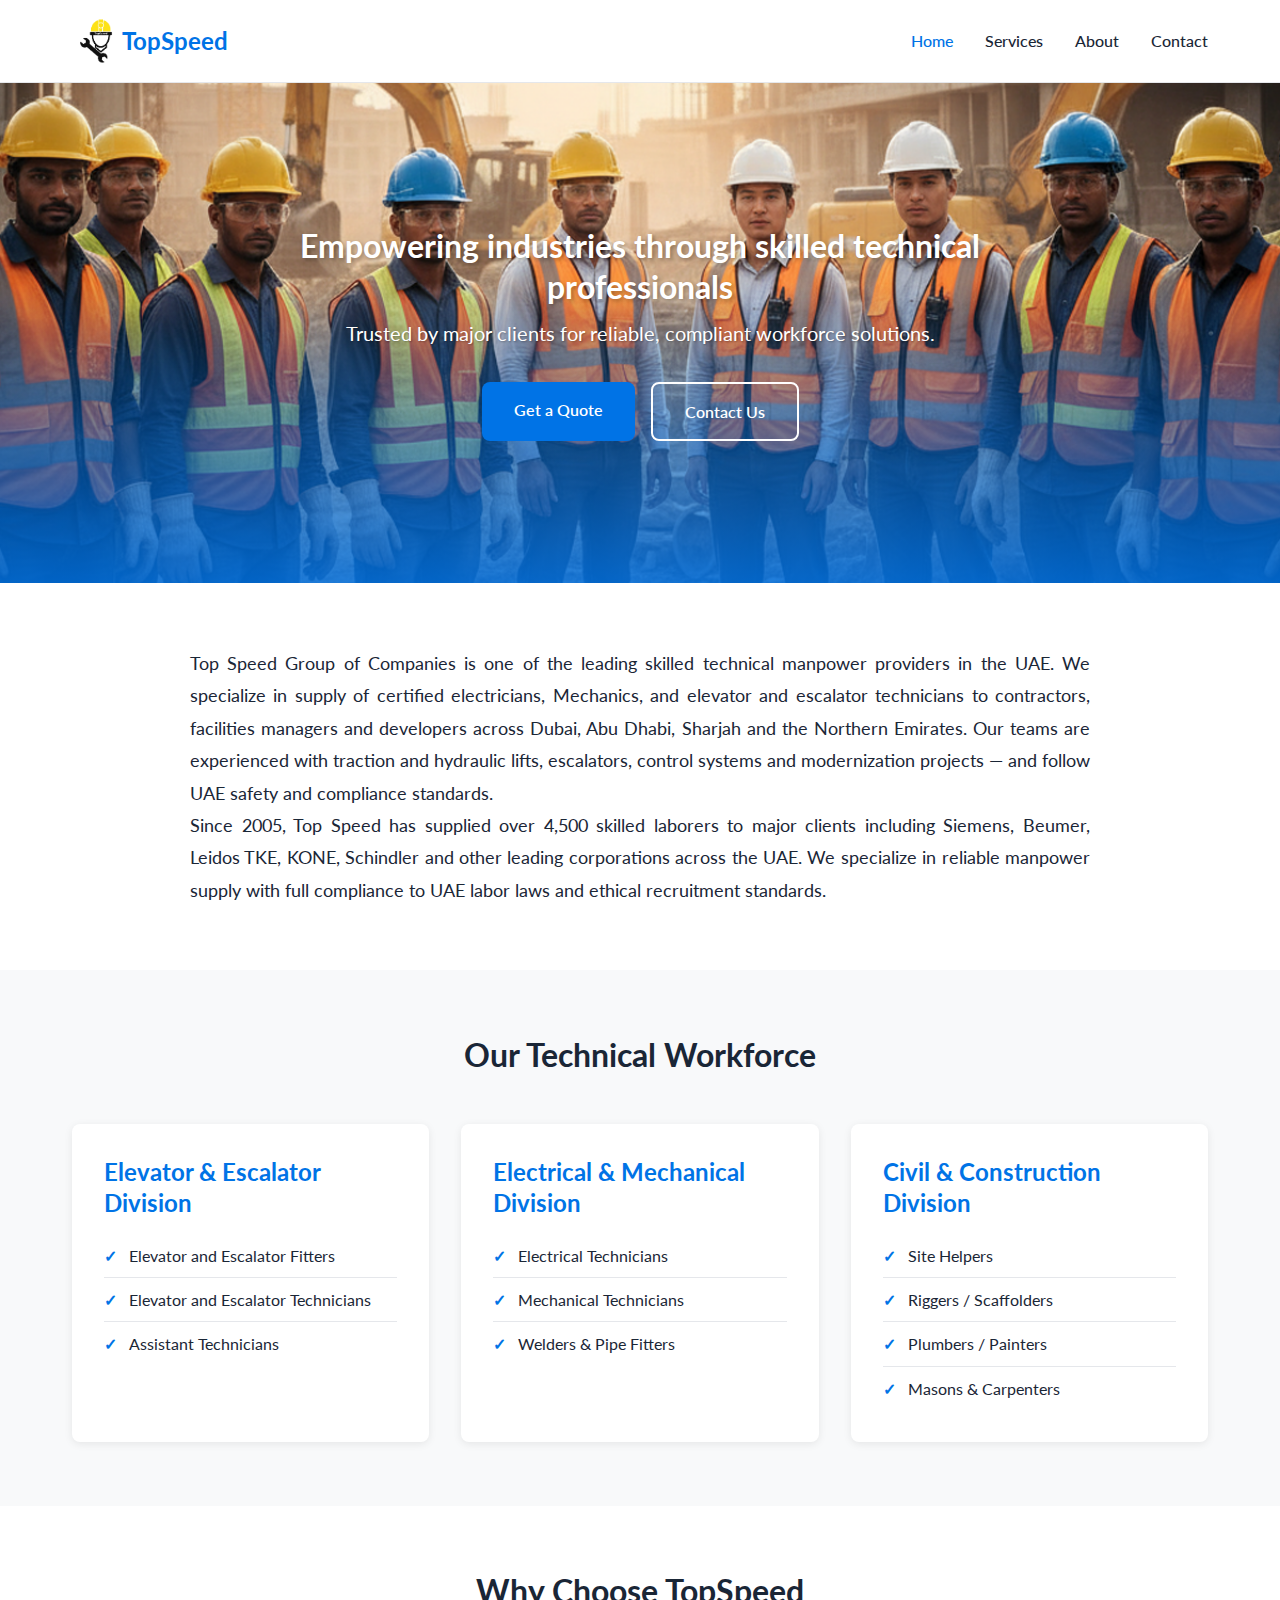
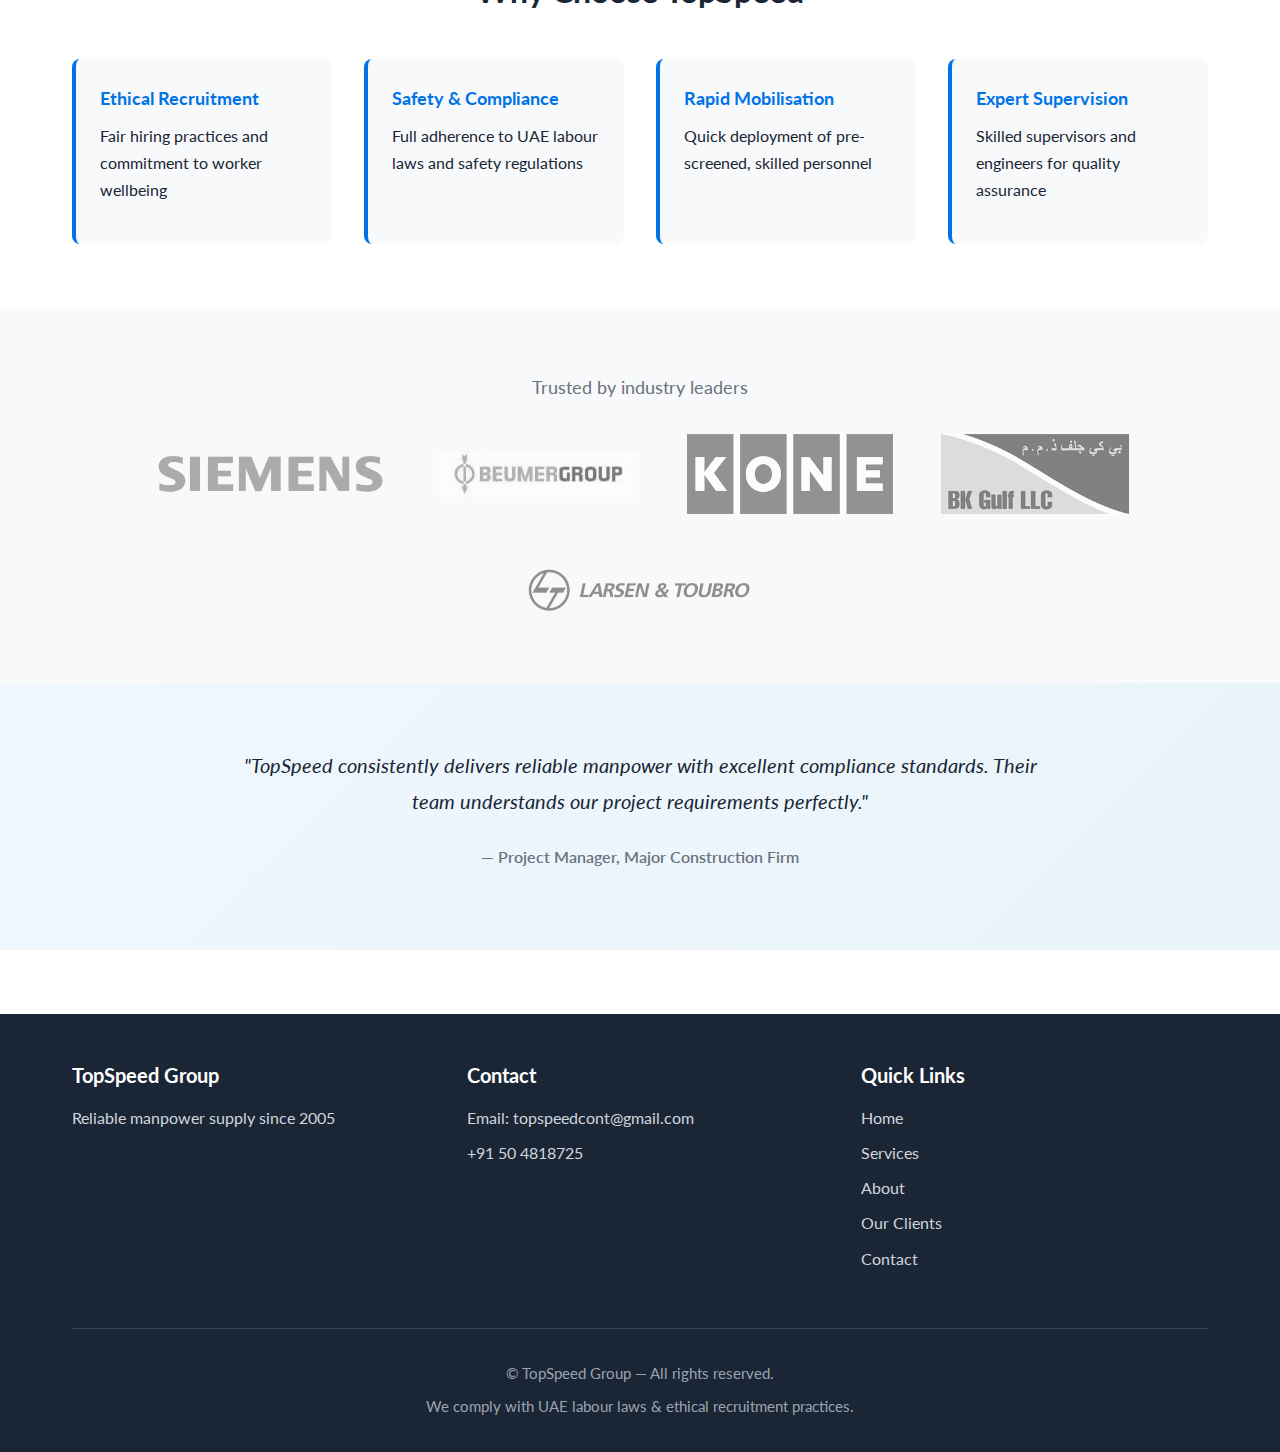
<file: index.html>
<!DOCTYPE html>
<html lang="en">
  <head>
    <meta charset="UTF-8" />
    <meta name="viewport" content="width=device-width, initial-scale=1.0" />
    <meta
      name="description"
      content="Reliable civil, mechanical & electrical manpower supply across the UAE. Ethical, compliant & experienced."
    />
    <title>TopSpeed — Skilled Manpower Supply UAE | Since 2005</title>
    <link rel="stylesheet" href="css/style.css" />
    <link rel="preconnect" href="https://fonts.googleapis.com" />
    <link rel="preconnect" href="https://fonts.gstatic.com" crossorigin />
    <link
      href="https://fonts.googleapis.com/css2?family=Lato:wght@300;400;700&display=swap"
      rel="stylesheet"
    />
    <script src="js/include.js"></script>
  </head>
  <body>
    <!-- Navigation -->
    <div w3-include-html="header.html"></div>

    <!-- Hero Section -->
    <section
      class="hero"
      role="img"
      aria-label="TopSpeed industrial workforce background"
    >
      <div class="container">
        <div class="hero-content">
          <h1>Empowering industries through skilled technical professionals</h1>
          <p class="hero-subhead">
            Trusted by major clients for reliable, compliant workforce
            solutions.
          </p>
          <div class="cta-group">
            <a href="contact.html" class="btn btn-primary">Get a Quote</a>
            <a href="contact.html" class="btn btn-secondary">Contact Us</a>
          </div>
        </div>
      </div>
    </section>

    <!-- Intro -->
    <section class="intro">
      <div class="container">
        <p class="lead">
          Top Speed Group of Companies is one of the leading skilled technical
          manpower providers in the UAE. We specialize in supply of certified
          electricians, Mechanics, and elevator and escalator technicians to
          contractors, facilities managers and developers across Dubai, Abu
          Dhabi, Sharjah and the Northern Emirates. Our teams are experienced
          with traction and hydraulic lifts, escalators, control systems and
          modernization projects — and follow UAE safety and compliance
          standards.
        </p>
        <p class="lead">
          Since 2005, Top Speed has supplied over 4,500 skilled laborers to
          major clients including Siemens, Beumer, Leidos TKE, KONE, Schindler
          and other leading corporations across the UAE. We specialize in
          reliable manpower supply with full compliance to UAE labor laws and
          ethical recruitment standards.
        </p>
      </div>
    </section>

    <!-- Service Snapshot -->
    <section class="services-snapshot">
      <div class="container">
        <h2>Our Technical Workforce</h2>
        <div class="service-grid">
          <div class="service-card">
            <h3>Elevator & Escalator Division</h3>
            <ul>
              <li>Elevator and Escalator Fitters</li>
              <li>Elevator and Escalator Technicians</li>
              <li>Assistant Technicians</li>
            </ul>
          </div>
          <div class="service-card">
            <h3>Electrical & Mechanical Division</h3>
            <ul>
              <li>Electrical Technicians</li>
              <li>Mechanical Technicians</li>
              <li>Welders & Pipe Fitters</li>
            </ul>
          </div>
          <div class="service-card">
            <h3>Civil & Construction Division</h3>
            <ul>
              <li>Site Helpers</li>
              <li>Riggers / Scaffolders</li>
              <li>Plumbers / Painters</li>
              <li>Masons & Carpenters</li>
            </ul>
          </div>
        </div>
      </div>
    </section>

    <!-- Why Choose Us -->
    <section class="why-choose">
      <div class="container">
        <h2>Why Choose TopSpeed</h2>
        <div class="benefits-grid">
          <div class="benefit">
            <strong>Ethical Recruitment</strong>
            <p>Fair hiring practices and commitment to worker wellbeing</p>
          </div>
          <div class="benefit">
            <strong>Safety & Compliance</strong>
            <p>Full adherence to UAE labour laws and safety regulations</p>
          </div>
          <div class="benefit">
            <strong>Rapid Mobilisation</strong>
            <p>Quick deployment of pre-screened, skilled personnel</p>
          </div>
          <div class="benefit">
            <strong>Expert Supervision</strong>
            <p>Skilled supervisors and engineers for quality assurance</p>
          </div>
        </div>
      </div>
    </section>

    <!-- Client Logos -->
    <section class="clients">
      <div class="container">
        <p class="clients-intro">Trusted by industry leaders</p>
        <div class="client-logos">
          <div class="client-logo">
            <img src="/images/Siemens-Logo.png" alt="Siemens logo" />
          </div>
          <div class="client-logo">
            <img src="/images/beumer-group.avif" alt="Boymer logo" />
          </div>
          <div class="client-logo">
            <img
              src="/images/kone.png"
              alt="Other multinational corporations"
            />
          </div>
          <div class="client-logo">
            <img
              src="/images/bkgulf.png"
              alt="Other multinational corporations"
            />
          </div>
          <div class="client-logo">
            <img src="/images/l&t.png" alt="Other multinational corporations" />
          </div>
        </div>
      </div>
    </section>

    <!-- Testimonial -->
    <section class="testimonial">
      <div class="container">
        <blockquote>
          "TopSpeed consistently delivers reliable manpower with excellent
          compliance standards. Their team understands our project requirements
          perfectly."
        </blockquote>
        <p class="testimonial-author">
          — Project Manager, Major Construction Firm
        </p>
      </div>
    </section>

    <!-- Footer -->
    <div w3-include-html="footer.html"></div>
  </body>
</html>
</file>
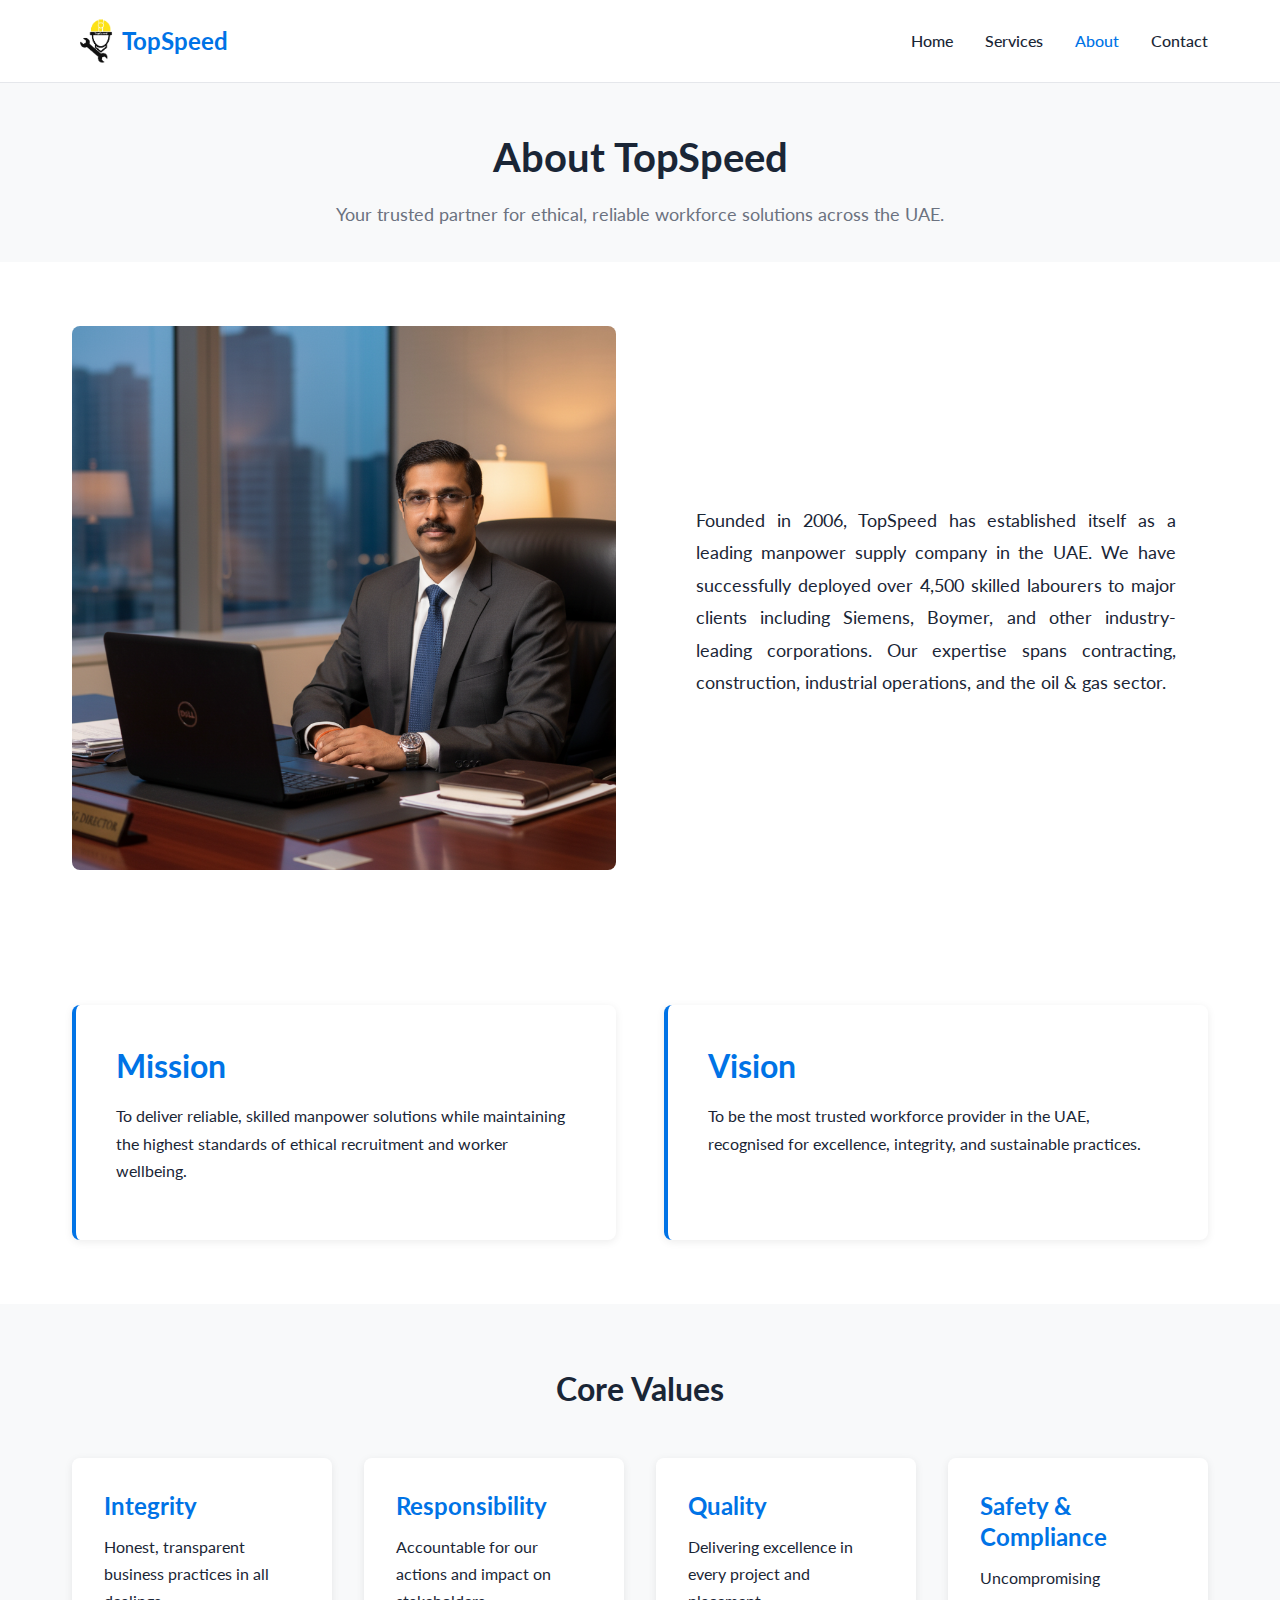
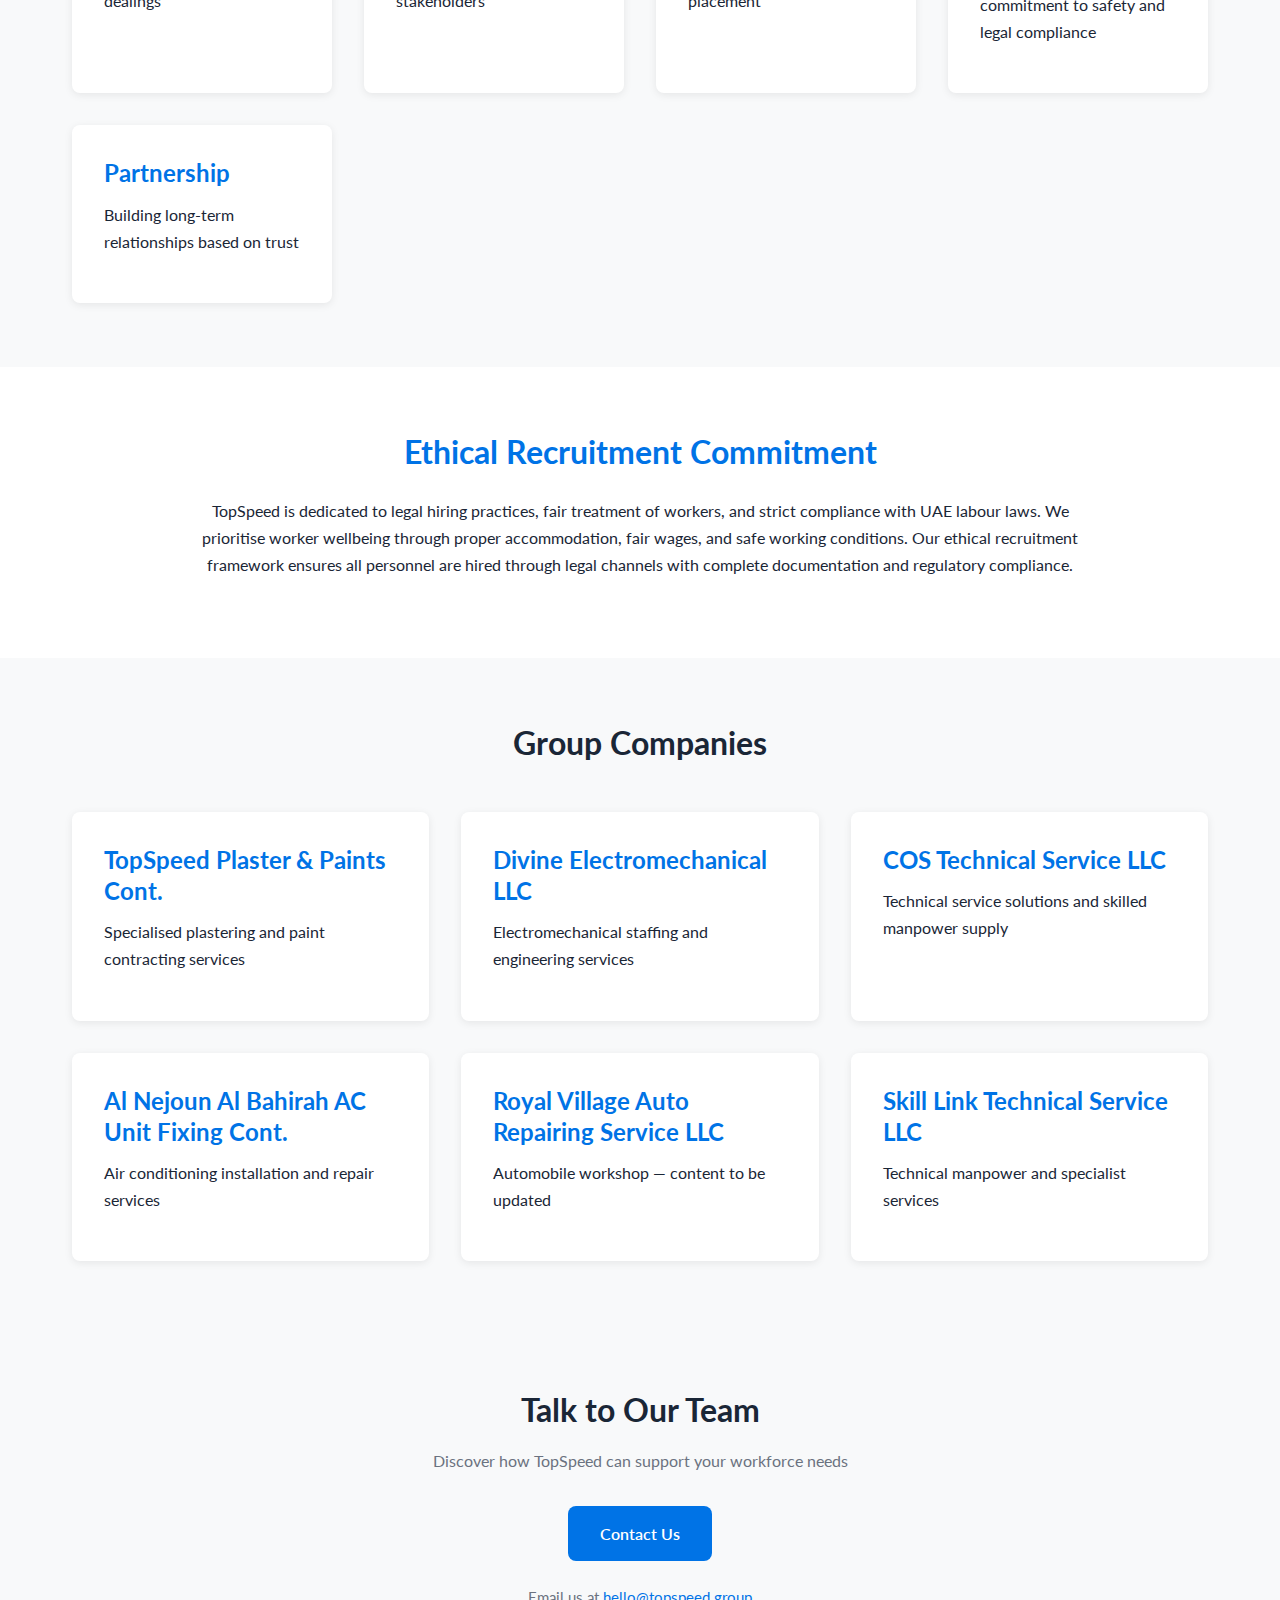
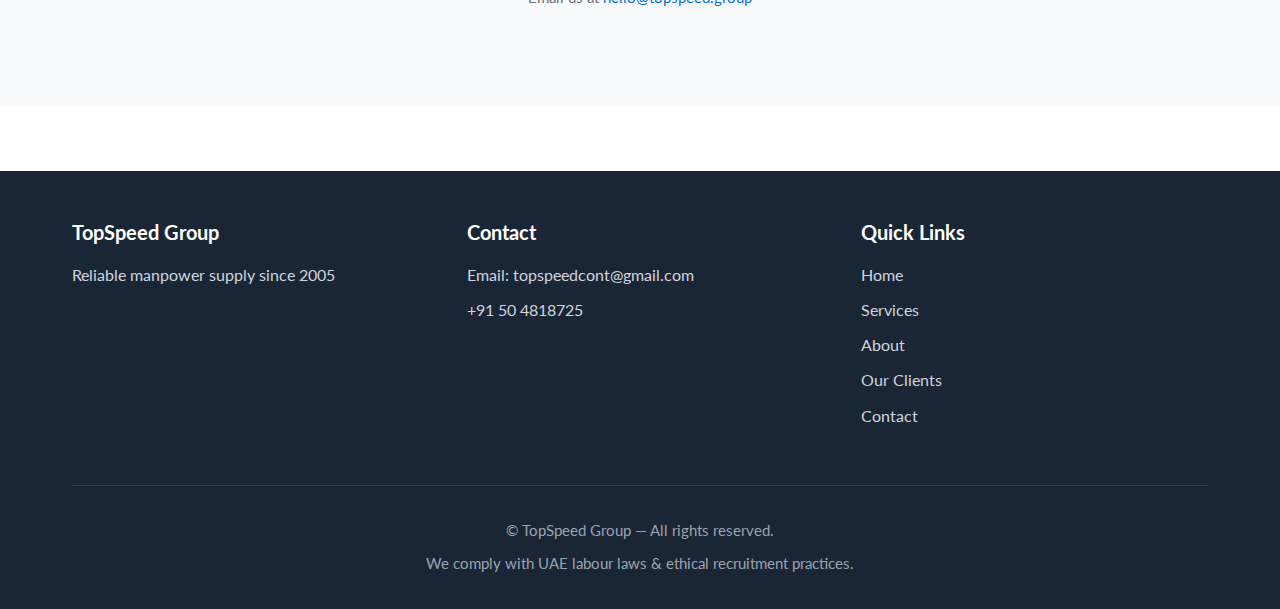
<file: about.html>
<!DOCTYPE html>
<html lang="en">
  <head>
    <meta charset="UTF-8" />
    <meta name="viewport" content="width=device-width, initial-scale=1.0" />
    <meta
      name="description"
      content="TopSpeed — Trusted manpower supply since 2006. Committed to ethical recruitment & safety."
    />
    <title>About TopSpeed — Ethical Manpower Provider UAE</title>
    <link rel="stylesheet" href="css/style.css" />
    <link rel="preconnect" href="https://fonts.googleapis.com" />
    <link rel="preconnect" href="https://fonts.gstatic.com" crossorigin />
    <link
      href="https://fonts.googleapis.com/css2?family=Lato:wght@300;400;700&display=swap"
      rel="stylesheet"
    />
    <script src="js/include.js"></script>
  </head>
  <body>
    <!-- Navigation -->
    <div w3-include-html="header.html"></div>

    <!-- Page Header -->
    <section class="page-header">
      <div class="container">
        <h1>About TopSpeed</h1>
        <p class="page-subhead">
          Your trusted partner for ethical, reliable workforce solutions across
          the UAE.
        </p>
      </div>
    </section>

    <!-- Company Snapshot -->
    <section class="intro">
      <div class="container">
        <div class="about-content">
          <div class="about-image">
            <img src="/images/cmd.png" alt="Team/office placeholder" />
          </div>
          <div class="about-text">
            <p class="lead">
              Founded in 2006, TopSpeed has established itself as a leading
              manpower supply company in the UAE. We have successfully deployed
              over 4,500 skilled labourers to major clients including Siemens,
              Boymer, and other industry-leading corporations. Our expertise
              spans contracting, construction, industrial operations, and the
              oil & gas sector.
            </p>
          </div>
        </div>
      </div>
    </section>

    <!-- Mission & Vision -->
    <section class="mission-section">
      <div class="container">
        <div class="mission-grid">
          <div class="mission-card">
            <h2>Mission</h2>
            <p>
              To deliver reliable, skilled manpower solutions while maintaining
              the highest standards of ethical recruitment and worker wellbeing.
            </p>
          </div>
          <div class="mission-card">
            <h2>Vision</h2>
            <p>
              To be the most trusted workforce provider in the UAE, recognised
              for excellence, integrity, and sustainable practices.
            </p>
          </div>
        </div>
      </div>
    </section>

    <!-- Core Values -->
    <section class="values-section alt-bg">
      <div class="container">
        <h2>Core Values</h2>
        <div class="values-grid">
          <div class="value">
            <h3>Integrity</h3>
            <p>Honest, transparent business practices in all dealings</p>
          </div>
          <div class="value">
            <h3>Responsibility</h3>
            <p>Accountable for our actions and impact on stakeholders</p>
          </div>
          <div class="value">
            <h3>Quality</h3>
            <p>Delivering excellence in every project and placement</p>
          </div>
          <div class="value">
            <h3>Safety & Compliance</h3>
            <p>Uncompromising commitment to safety and legal compliance</p>
          </div>
          <div class="value">
            <h3>Partnership</h3>
            <p>Building long-term relationships based on trust</p>
          </div>
        </div>
      </div>
    </section>

    <!-- Ethical Recruitment -->
    <section class="ethical-section">
      <div class="container">
        <div class="ethical-content">
          <h2>Ethical Recruitment Commitment</h2>
          <p>
            TopSpeed is dedicated to legal hiring practices, fair treatment of
            workers, and strict compliance with UAE labour laws. We prioritise
            worker wellbeing through proper accommodation, fair wages, and safe
            working conditions. Our ethical recruitment framework ensures all
            personnel are hired through legal channels with complete
            documentation and regulatory compliance.
          </p>
        </div>
      </div>
    </section>

    <!-- Group Companies -->
    <section class="group-section alt-bg">
      <div class="container">
        <h2>Group Companies</h2>
        <div class="group-grid">
          <div class="group-company">
            <h3>TopSpeed Plaster & Paints Cont.</h3>
            <p>Specialised plastering and paint contracting services</p>
          </div>
          <div class="group-company">
            <h3>Divine Electromechanical LLC</h3>
            <p>Electromechanical staffing and engineering services</p>
          </div>
          <div class="group-company">
            <h3>COS Technical Service LLC</h3>
            <p>Technical service solutions and skilled manpower supply</p>
          </div>
          <div class="group-company">
            <h3>Al Nejoun Al Bahirah AC Unit Fixing Cont.</h3>
            <p>Air conditioning installation and repair services</p>
          </div>
          <div class="group-company">
            <h3>Royal Village Auto Repairing Service LLC</h3>
            <p>Automobile workshop — content to be updated</p>
          </div>
          <div class="group-company">
            <h3>Skill Link Technical Service LLC</h3>
            <p>Technical manpower and specialist services</p>
          </div>
        </div>
      </div>
    </section>

    <!-- CTA -->
    <section class="cta-section">
      <div class="container">
        <h2>Talk to Our Team</h2>
        <p>Discover how TopSpeed can support your workforce needs</p>
        <a href="contact.html" class="btn btn-primary">Contact Us</a>
        <p class="cta-note">
          Email us at
          <a href="mailto:hello@topspeed.group">hello@topspeed.group</a>
        </p>
      </div>
    </section>

    <!-- Footer -->
    <div w3-include-html="footer.html"></div>
  </body>
</html>
</file>
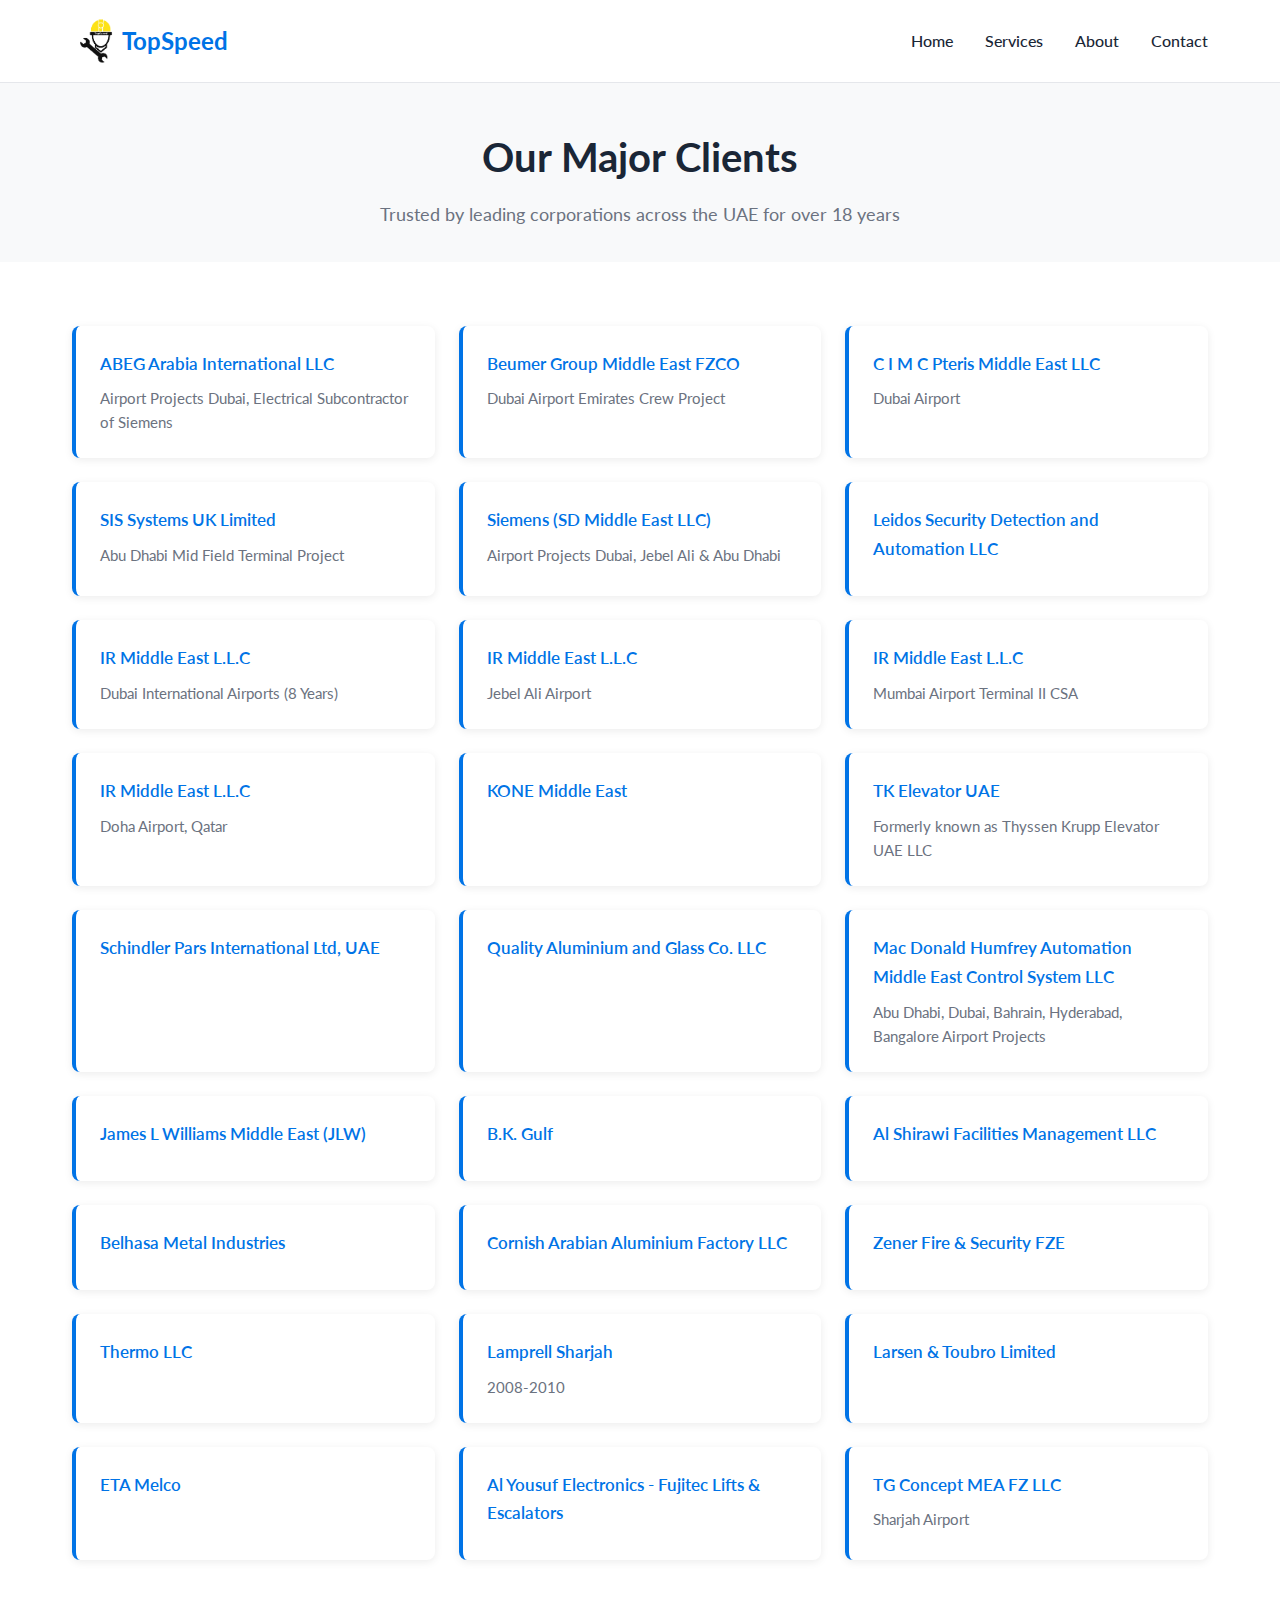
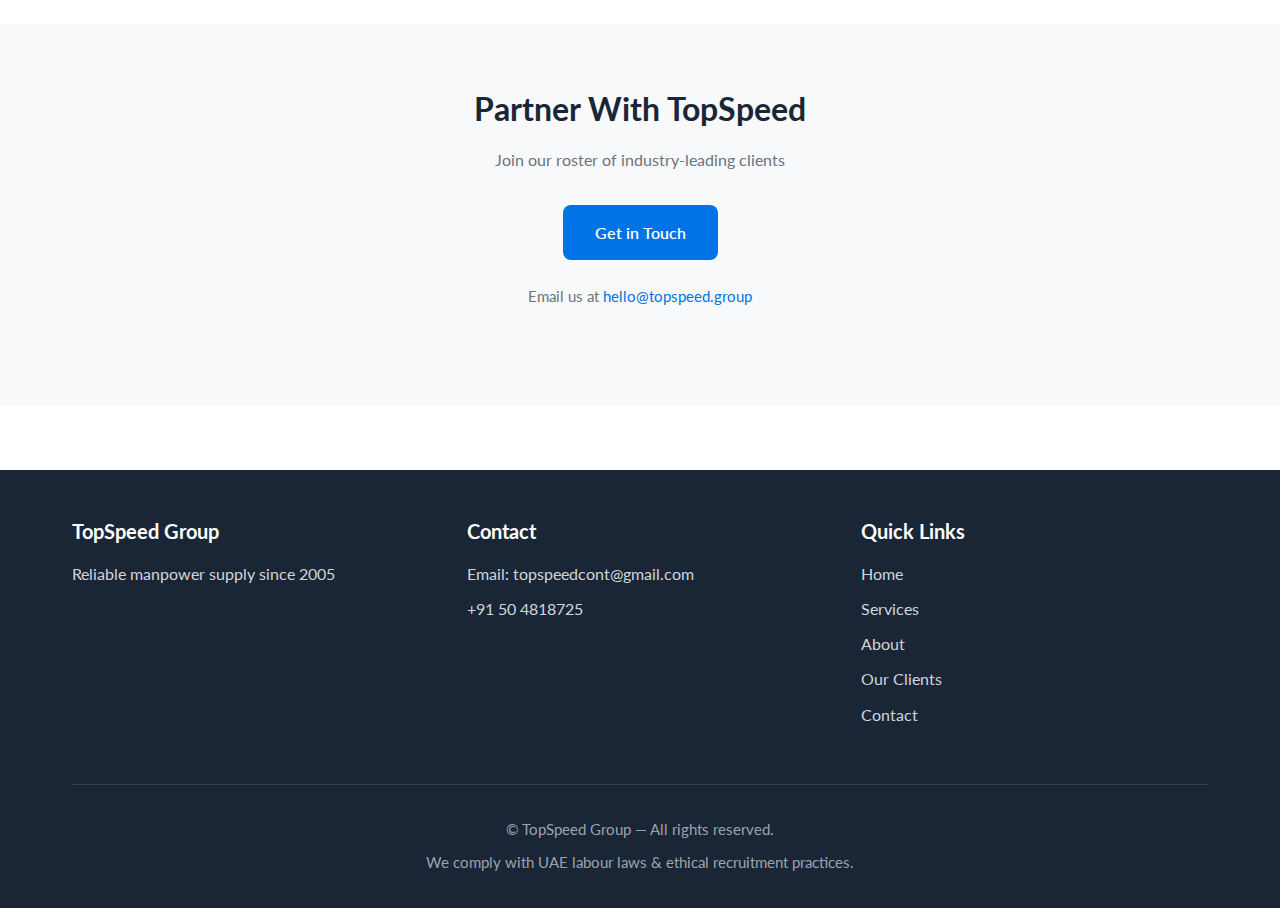
<file: clients.html>
<!DOCTYPE html>
<html lang="en">
  <head>
    <meta charset="UTF-8" />
    <meta name="viewport" content="width=device-width, initial-scale=1.0" />
    <meta
      name="description"
      content="TopSpeed — Trusted by leading corporations across the UAE. View our major clients including Siemens, Beumer, KONE, Schindler and more."
    />
    <title>Our Clients — Major Corporations | TopSpeed UAE</title>
    <link rel="stylesheet" href="css/style.css" />
    <link rel="preconnect" href="https://fonts.googleapis.com" />
    <link rel="preconnect" href="https://fonts.gstatic.com" crossorigin />
    <link
      href="https://fonts.googleapis.com/css2?family=Lato:wght@300;400;700&display=swap"
      rel="stylesheet"
    />
    <script src="js/include.js"></script>
  </head>
  <body>
    <!-- Navigation -->
    <div w3-include-html="header.html"></div>

    <!-- Page Header -->
    <section class="page-header">
      <div class="container">
        <h1>Our Major Clients</h1>
        <p class="page-subhead">
          Trusted by leading corporations across the UAE for over 18 years
        </p>
      </div>
    </section>

    <!-- Major Clients -->
    <section class="clients-section">
      <div class="container">
        <!-- <div class="clients-header">
          <h2>Our Major Clients</h2>
          <p>
            Since 2005, TopSpeed has partnered with industry-leading
            corporations, delivering reliable manpower solutions for major
            projects across airports, construction sites, and industrial
            facilities throughout the UAE and beyond.
          </p>
        </div> -->
        <div class="clients-list">
          <div class="client-item">
            <strong>ABEG Arabia International LLC</strong>
            <span
              >Airport Projects Dubai, Electrical Subcontractor of Siemens</span
            >
          </div>
          <div class="client-item">
            <strong>Beumer Group Middle East FZCO</strong>
            <span>Dubai Airport Emirates Crew Project</span>
          </div>
          <div class="client-item">
            <strong>C I M C Pteris Middle East LLC</strong>
            <span>Dubai Airport</span>
          </div>
          <div class="client-item">
            <strong>SIS Systems UK Limited</strong>
            <span>Abu Dhabi Mid Field Terminal Project</span>
          </div>
          <div class="client-item">
            <strong>Siemens (SD Middle East LLC)</strong>
            <span>Airport Projects Dubai, Jebel Ali & Abu Dhabi</span>
          </div>
          <div class="client-item">
            <strong>Leidos Security Detection and Automation LLC</strong>
          </div>
          <div class="client-item">
            <strong>IR Middle East L.L.C</strong>
            <span>Dubai International Airports (8 Years)</span>
          </div>
          <div class="client-item">
            <strong>IR Middle East L.L.C</strong>
            <span>Jebel Ali Airport</span>
          </div>
          <div class="client-item">
            <strong>IR Middle East L.L.C</strong>
            <span>Mumbai Airport Terminal II CSA</span>
          </div>
          <div class="client-item">
            <strong>IR Middle East L.L.C</strong>
            <span>Doha Airport, Qatar</span>
          </div>
          <div class="client-item">
            <strong>KONE Middle East</strong>
          </div>
          <div class="client-item">
            <strong>TK Elevator UAE</strong>
            <span>Formerly known as Thyssen Krupp Elevator UAE LLC</span>
          </div>
          <div class="client-item">
            <strong>Schindler Pars International Ltd, UAE</strong>
          </div>
          <div class="client-item">
            <strong>Quality Aluminium and Glass Co. LLC</strong>
          </div>
          <div class="client-item">
            <strong
              >Mac Donald Humfrey Automation Middle East Control System
              LLC</strong
            >
            <span
              >Abu Dhabi, Dubai, Bahrain, Hyderabad, Bangalore Airport
              Projects</span
            >
          </div>
          <div class="client-item">
            <strong>James L Williams Middle East (JLW)</strong>
          </div>
          <div class="client-item">
            <strong>B.K. Gulf</strong>
          </div>
          <div class="client-item">
            <strong>Al Shirawi Facilities Management LLC</strong>
          </div>
          <div class="client-item">
            <strong>Belhasa Metal Industries</strong>
          </div>
          <div class="client-item">
            <strong>Cornish Arabian Aluminium Factory LLC</strong>
          </div>
          <div class="client-item">
            <strong>Zener Fire & Security FZE</strong>
          </div>
          <div class="client-item">
            <strong>Thermo LLC</strong>
          </div>
          <div class="client-item">
            <strong>Lamprell Sharjah</strong>
            <span>2008-2010</span>
          </div>
          <div class="client-item">
            <strong>Larsen & Toubro Limited</strong>
          </div>
          <div class="client-item">
            <strong>ETA Melco</strong>
          </div>
          <div class="client-item">
            <strong>Al Yousuf Electronics - Fujitec Lifts & Escalators</strong>
          </div>
          <div class="client-item">
            <strong>TG Concept MEA FZ LLC</strong>
            <span>Sharjah Airport</span>
          </div>
        </div>
      </div>
    </section>

    <!-- CTA -->
    <section class="cta-section">
      <div class="container">
        <h2>Partner With TopSpeed</h2>
        <p>Join our roster of industry-leading clients</p>
        <a href="contact.html" class="btn btn-primary">Get in Touch</a>
        <p class="cta-note">
          Email us at
          <a href="mailto:hello@topspeed.group">hello@topspeed.group</a>
        </p>
      </div>
    </section>

    <!-- Footer -->
    <div w3-include-html="footer.html"></div>
  </body>
</html>
</file>
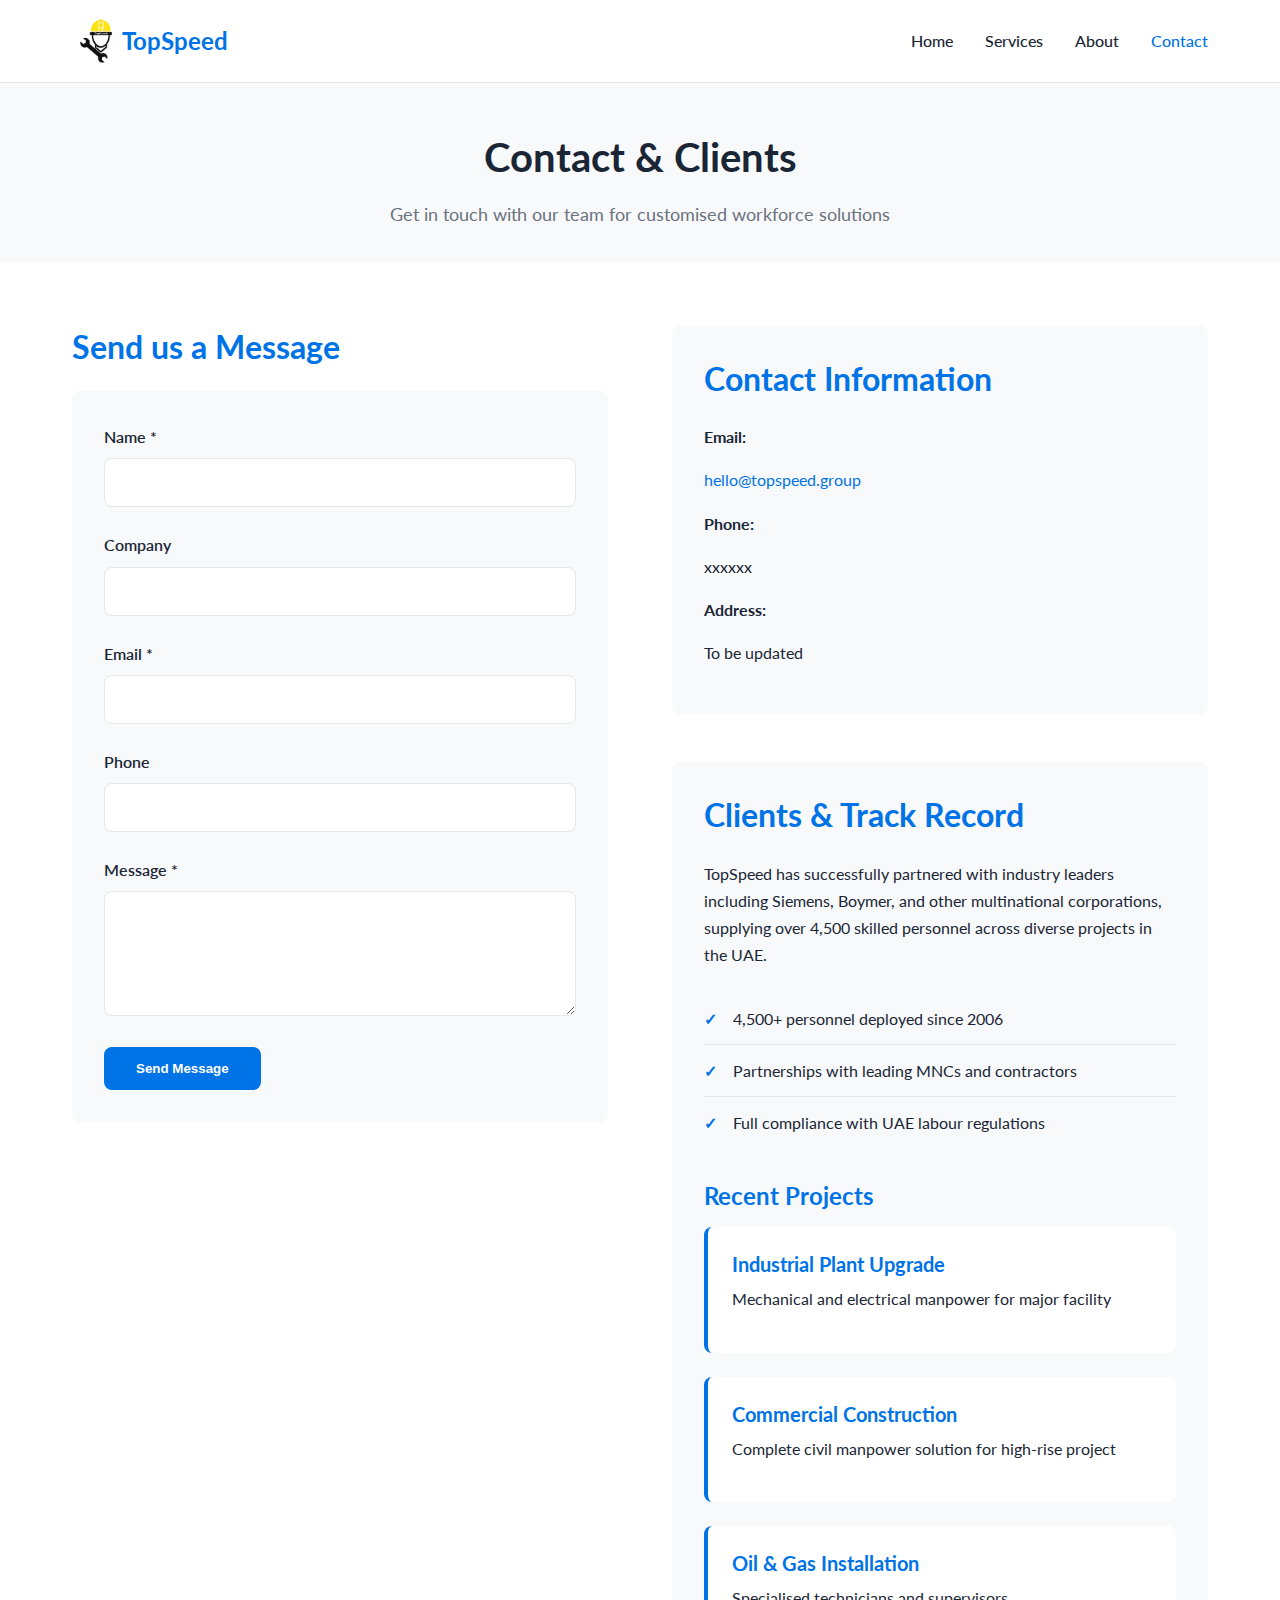
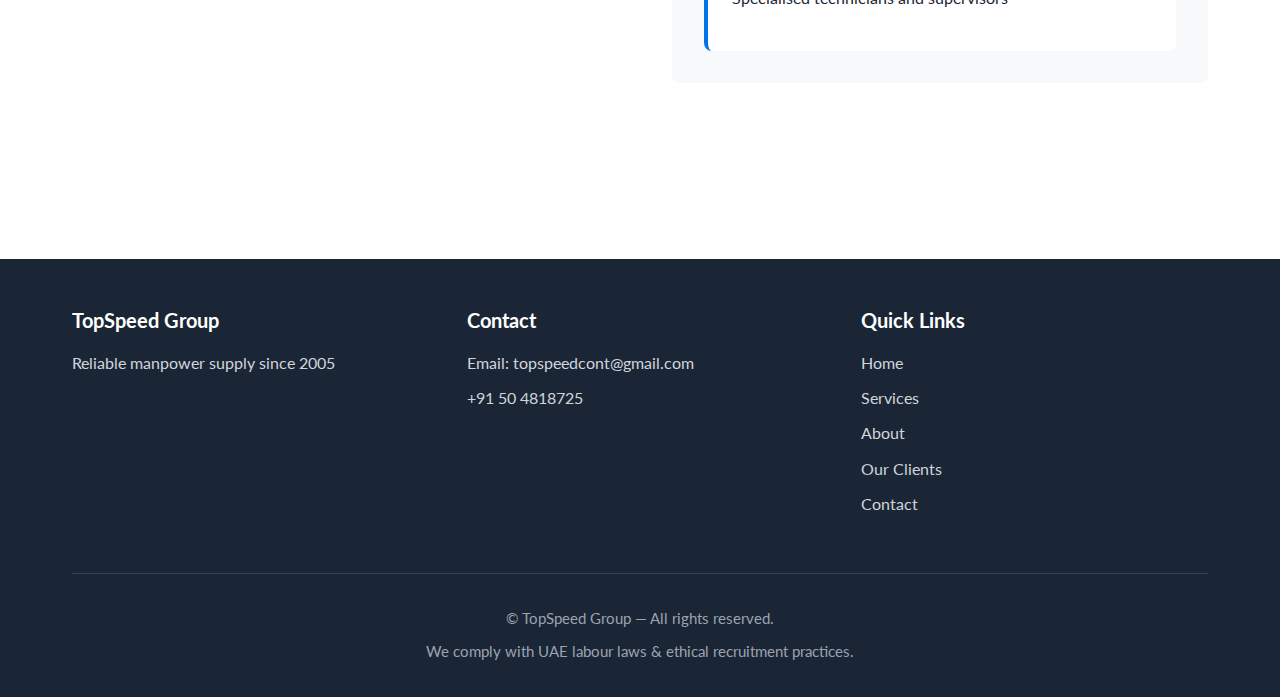
<file: contact.html>
<!DOCTYPE html>
<html lang="en">
  <head>
    <meta charset="UTF-8" />
    <meta name="viewport" content="width=device-width, initial-scale=1.0" />
    <meta
      name="description"
      content="Contact TopSpeed for manpower supply, building services and staffing solutions in the UAE."
    />
    <title>Contact TopSpeed — Manpower Supply UAE</title>
    <link rel="stylesheet" href="css/style.css" />
    <link rel="preconnect" href="https://fonts.googleapis.com" />
    <link rel="preconnect" href="https://fonts.gstatic.com" crossorigin />
    <link
      href="https://fonts.googleapis.com/css2?family=Lato:wght@300;400;700&display=swap"
      rel="stylesheet"
    />
    <script src="js/include.js"></script>
  </head>
  <body>
    <!-- Navigation -->
    <div w3-include-html="header.html"></div>

    <!-- Page Header -->
    <section class="page-header">
      <div class="container">
        <h1>Contact & Clients</h1>
        <p class="page-subhead">
          Get in touch with our team for customised workforce solutions
        </p>
      </div>
    </section>

    <!-- Main Content -->
    <section class="contact-main">
      <div class="container">
        <div class="contact-grid">
          <!-- Contact Form -->
          <div class="contact-form-container">
            <h2>Send us a Message</h2>
            <form 
              class="contact-form" 
              action="https://formspree.io/f/YOUR_FORM_ID" 
              method="POST"
              id="contact-form"
            >
              <div class="form-group">
                <label for="name">Name *</label>
                <input type="text" id="name" name="name" required />
              </div>
              <div class="form-group">
                <label for="company">Company</label>
                <input type="text" id="company" name="company" />
              </div>
              <div class="form-group">
                <label for="email">Email *</label>
                <input type="email" id="email" name="email" required />
              </div>
              <div class="form-group">
                <label for="phone">Phone</label>
                <input type="tel" id="phone" name="phone" />
              </div>
              <div class="form-group">
                <label for="message">Message *</label>
                <textarea
                  id="message"
                  name="message"
                  rows="5"
                  required
                ></textarea>
              </div>
              <button type="submit" class="btn btn-primary">Send Message</button>
              <!-- Hidden field for spam protection -->
              <input type="text" name="_gotcha" style="display:none" />
              <!-- Hidden field for form response -->
              <input type="hidden" name="_next" value="?submitted=true" />
            </form>
            
            <!-- Form Status Message (shown after submission) -->
            <div id="form-status" style="display: none; margin-top: 1rem; padding: 1rem; background: #d4edda; color: #155724; border-radius: 8px;">
              Thank you! Your message has been sent successfully.
            </div>
          </div>

          <!-- Contact Info & Track Record -->
          <div class="contact-info-container">
            <div class="contact-info-box">
              <h2>Contact Information</h2>
              <p><strong>Email:</strong></p>
              <p><a href="mailto:hello@topspeed.group">hello@topspeed.group</a></p>
              <p><strong>Phone:</strong></p>
              <p>xxxxxx</p>
              <p><strong>Address:</strong></p>
              <p>To be updated</p>
            </div>

            <div class="track-record-box">
              <h2>Clients & Track Record</h2>
              <p>
                TopSpeed has successfully partnered with industry leaders
                including Siemens, Boymer, and other multinational corporations,
                supplying over 4,500 skilled personnel across diverse projects
                in the UAE.
              </p>
              <ul class="track-record-list">
                <li>4,500+ personnel deployed since 2006</li>
                <li>Partnerships with leading MNCs and contractors</li>
                <li>Full compliance with UAE labour regulations</li>
              </ul>

              <h3>Recent Projects</h3>
              <div class="project-items">
                <div class="project-item">
                  <h4>Industrial Plant Upgrade</h4>
                  <p>Mechanical and electrical manpower for major facility</p>
                </div>
                <div class="project-item">
                  <h4>Commercial Construction</h4>
                  <p>Complete civil manpower solution for high-rise project</p>
                </div>
                <div class="project-item">
                  <h4>Oil & Gas Installation</h4>
                  <p>Specialised technicians and supervisors</p>
                </div>
              </div>
            </div>
          </div>
        </div>
      </div>
    </section>

    <!-- Footer -->
    <div w3-include-html="footer.html"></div>

    <script>
      // Handle form submission
      const form = document.querySelector('.contact-form');
      const formStatus = document.getElementById('form-status');
      
      if (form) {
        form.addEventListener('submit', function(e) {
          // Optional: Add AJAX submission for better UX
          // The form will still work with native HTML submission
        });
        
        // Redirect to thank you page or show message after submission
        window.addEventListener('DOMContentLoaded', function() {
          const urlParams = new URLSearchParams(window.location.search);
          if (urlParams.get('submitted') === 'true') {
            formStatus.style.display = 'block';
            form.style.display = 'none';
          }
        });
      }
    </script>
  </body>
</html>
</file>
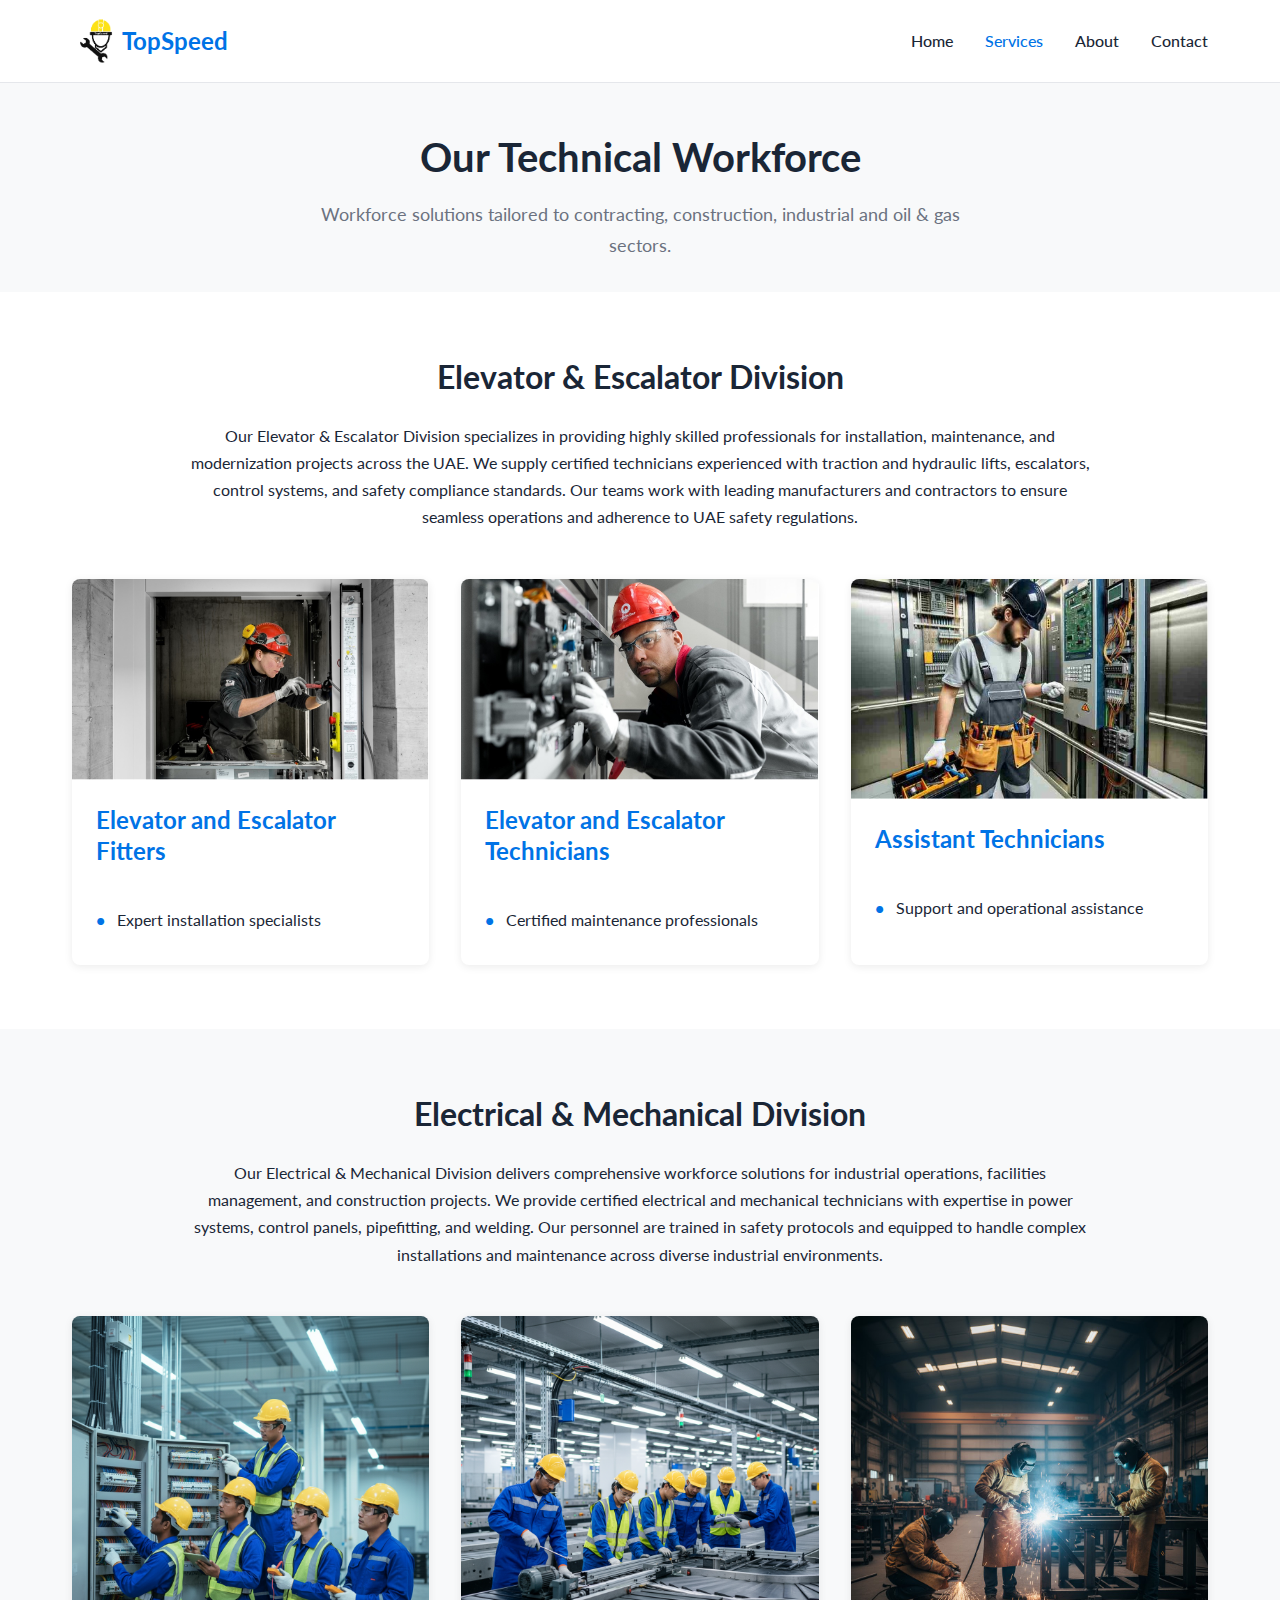
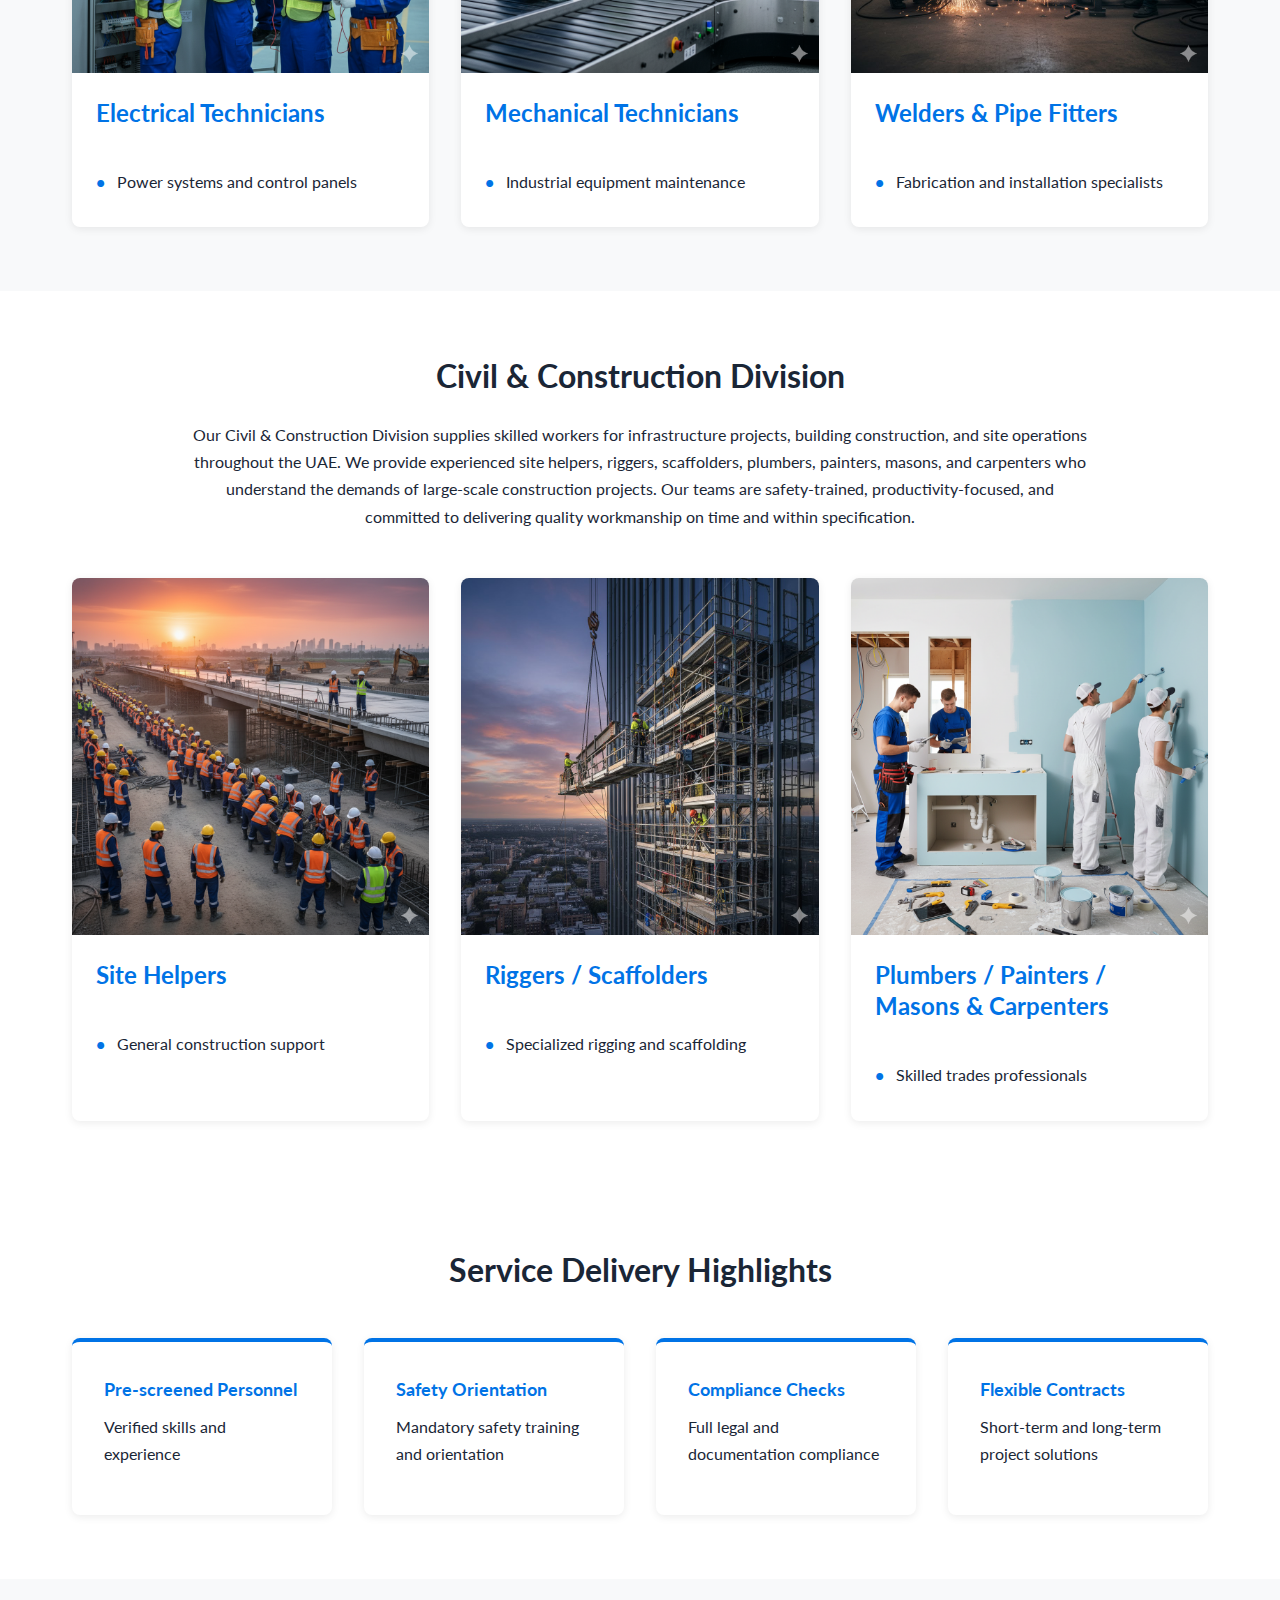
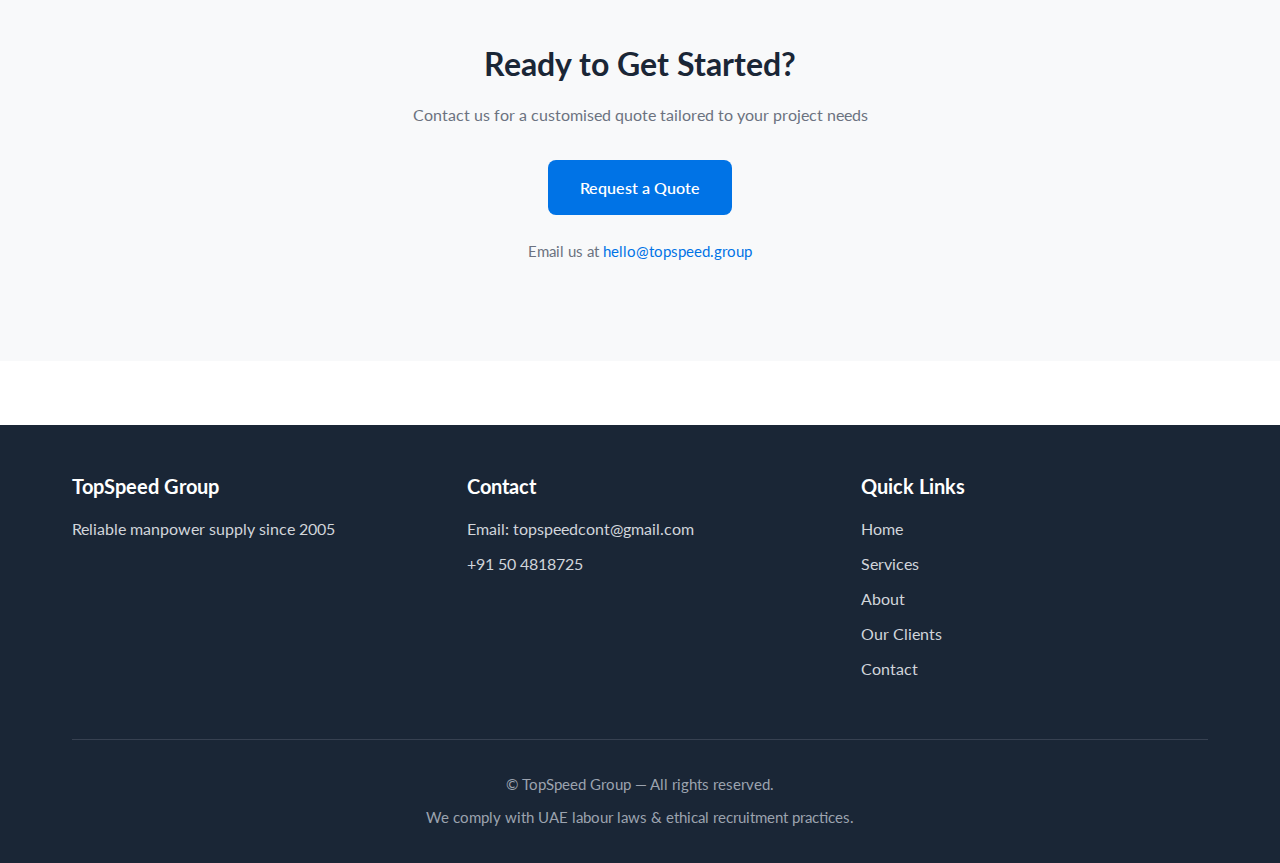
<file: services.html>
<!DOCTYPE html>
<html lang="en">
  <head>
    <meta charset="UTF-8" />
    <meta name="viewport" content="width=device-width, initial-scale=1.0" />
    <meta
      name="description"
      content="Specialized technical workforce solutions: Elevator & Escalator, Electrical & Mechanical, and Civil & Construction divisions across the UAE."
    />
    <title>Services — Technical Workforce Solutions | TopSpeed UAE</title>
    <link rel="stylesheet" href="css/style.css" />
    <link rel="preconnect" href="https://fonts.googleapis.com" />
    <link rel="preconnect" href="https://fonts.gstatic.com" crossorigin />
    <link
      href="https://fonts.googleapis.com/css2?family=Lato:wght@300;400;700&display=swap"
      rel="stylesheet"
    />
    <script src="js/include.js"></script>
  </head>
  <body>
    <!-- Navigation -->
    <div w3-include-html="header.html"></div>

    <!-- Page Header -->
    <section class="page-header">
      <div class="container">
        <h1>Our Technical Workforce</h1>
        <p class="page-subhead">
          Workforce solutions tailored to contracting, construction, industrial
          and oil & gas sectors.
        </p>
      </div>
    </section>

    <!-- Elevator & Escalator Division -->
    <section class="service-section">
      <div class="container">
        <div class="service-intro">
          <h2>Elevator & Escalator Division</h2>
          <p>
            Our Elevator & Escalator Division specializes in providing highly
            skilled professionals for installation, maintenance, and
            modernization projects across the UAE. We supply certified
            technicians experienced with traction and hydraulic lifts,
            escalators, control systems, and safety compliance standards. Our
            teams work with leading manufacturers and contractors to ensure
            seamless operations and adherence to UAE safety regulations.
          </p>
        </div>

        <div class="services-grid">
          <div class="service-detail-card">
            <img
              src="/images/Elevator1.jpg"
              alt="Elevator and Escalator Fitters"
            />
            <h3>Elevator and Escalator Fitters</h3>
            <ul>
              <li>Expert installation specialists</li>
            </ul>
          </div>
          <div class="service-detail-card">
            <img
              src="/images/elevator2.jpg"
              alt="Elevator and Escalator Technicians"
            />
            <h3>Elevator and Escalator Technicians</h3>
            <ul>
              <li>Certified maintenance professionals</li>
            </ul>
          </div>
          <div class="service-detail-card">
            <img src="/images/elevator3.jpg" alt="Assistant Technicians" />
            <h3>Assistant Technicians</h3>
            <ul>
              <li>Support and operational assistance</li>
            </ul>
          </div>
        </div>
      </div>
    </section>

    <!-- Electrical & Mechanical Division -->
    <section class="service-section alt-bg">
      <div class="container">
        <div class="service-intro">
          <h2>Electrical & Mechanical Division</h2>
          <p>
            Our Electrical & Mechanical Division delivers comprehensive
            workforce solutions for industrial operations, facilities
            management, and construction projects. We provide certified
            electrical and mechanical technicians with expertise in power
            systems, control panels, pipefitting, and welding. Our personnel are
            trained in safety protocols and equipped to handle complex
            installations and maintenance across diverse industrial
            environments.
          </p>
        </div>

        <div class="services-grid">
          <div class="service-detail-card">
            <img src="/images/Electrical.png" alt="Electrical Technicians" />
            <h3>Electrical Technicians</h3>
            <ul>
              <li>Power systems and control panels</li>
            </ul>
          </div>
          <div class="service-detail-card">
            <img src="/images/Mechanical.png" alt="Mechanical Technicians" />
            <h3>Mechanical Technicians</h3>
            <ul>
              <li>Industrial equipment maintenance</li>
            </ul>
          </div>
          <div class="service-detail-card">
            <img src="/images/welder.jpg" alt="Welders & Pipe Fitters" />
            <h3>Welders & Pipe Fitters</h3>
            <ul>
              <li>Fabrication and installation specialists</li>
            </ul>
          </div>
        </div>
      </div>
    </section>

    <!-- Civil & Construction Division -->
    <section class="service-section">
      <div class="container">
        <div class="service-intro">
          <h2>Civil & Construction Division</h2>
          <p>
            Our Civil & Construction Division supplies skilled workers for
            infrastructure projects, building construction, and site operations
            throughout the UAE. We provide experienced site helpers, riggers,
            scaffolders, plumbers, painters, masons, and carpenters who
            understand the demands of large-scale construction projects. Our
            teams are safety-trained, productivity-focused, and committed to
            delivering quality workmanship on time and within specification.
          </p>
        </div>

        <div class="services-grid">
          <div class="service-detail-card">
            <img src="/images/civil-crew.png" alt="Site Helpers" />
            <h3>Site Helpers</h3>
            <ul>
              <li>General construction support</li>
            </ul>
          </div>
          <div class="service-detail-card">
            <img src="/images/scaffolding.jpg" alt="Riggers / Scaffolders" />
            <h3>Riggers / Scaffolders</h3>
            <ul>
              <li>Specialized rigging and scaffolding</li>
            </ul>
          </div>
          <div class="service-detail-card">
            <img
              src="/images/painting.png"
              alt="Plumbers / Painters / Masons & Carpenters"
            />
            <h3>Plumbers / Painters / Masons & Carpenters</h3>
            <ul>
              <li>Skilled trades professionals</li>
            </ul>
          </div>
        </div>
      </div>
    </section>

    <!-- Service Delivery Highlights -->
    <section class="highlights">
      <div class="container">
        <h2>Service Delivery Highlights</h2>
        <div class="highlights-grid">
          <div class="highlight">
            <strong>Pre-screened Personnel</strong>
            <p>Verified skills and experience</p>
          </div>
          <div class="highlight">
            <strong>Safety Orientation</strong>
            <p>Mandatory safety training and orientation</p>
          </div>
          <div class="highlight">
            <strong>Compliance Checks</strong>
            <p>Full legal and documentation compliance</p>
          </div>
          <div class="highlight">
            <strong>Flexible Contracts</strong>
            <p>Short-term and long-term project solutions</p>
          </div>
        </div>
      </div>
    </section>

    <!-- CTA -->
    <section class="cta-section">
      <div class="container">
        <h2>Ready to Get Started?</h2>
        <p>Contact us for a customised quote tailored to your project needs</p>
        <a href="contact.html" class="btn btn-primary">Request a Quote</a>
        <p class="cta-note">
          Email us at
          <a href="mailto:hello@topspeed.group">hello@topspeed.group</a>
        </p>
      </div>
    </section>

    <!-- Footer -->
    <div w3-include-html="footer.html"></div>
  </body>
</html>
</file>
<file: css/style.css>
:root {
  --primary: #0073e6;
  --primary-dark: #0056b3;
  --dark: #1a2636;
  --light: #f8f9fa;
  --muted: #6b7280;
  --border: #e5e7eb;
  --white: #ffffff;
  --maxwidth: 1200px;
  --radius: 8px;
  --spacing: 1.5rem;
}

* {
  box-sizing: border-box;
  margin: 0;
  padding: 0;
}

body {
  font-family: "Lato", -apple-system, BlinkMacSystemFont, "Segoe UI", Roboto,
    sans-serif;
  line-height: 1.7;
  color: var(--dark);
  background: var(--white);
  -webkit-font-smoothing: antialiased;
  -moz-osx-font-smoothing: grayscale;
}

h1,
h2,
h3,
h4,
h5,
h6 {
  font-family: "Lato", sans-serif;
  font-weight: 700;
  line-height: 1.3;
  margin-bottom: 1rem;
}

h1 {
  font-size: 2.5rem;
  font-weight: 700;
}

h2 {
  font-size: 2rem;
  font-weight: 700;
}

h3 {
  font-size: 1.5rem;
  font-weight: 700;
}

h4 {
  font-size: 1.25rem;
  font-weight: 700;
}

p {
  margin-bottom: 1rem;
}

a {
  color: var(--primary);
  text-decoration: none;
  transition: color 0.3s ease;
}

a:hover {
  color: var(--primary-dark);
  text-decoration: underline;
}

.container {
  max-width: var(--maxwidth);
  margin: 0 auto;
  padding: 0 2rem;
}

/* Navigation */
[w3-include-html="header.html"] {
  position: sticky;
  position: -webkit-sticky;
  top: 0;
  z-index: 1000;
}

.nav {
  background: var(--white);
  border-bottom: 1px solid var(--border);
  box-shadow: 0 2px 4px rgba(0, 0, 0, 0.05);
  transition: all 0.3s ease;
}

.nav-overlay {
  display: none;
  position: fixed;
  top: 0;
  left: 0;
  width: 100%;
  height: 100vh;
  background: rgba(0, 0, 0, 0.5);
  z-index: 999;
  opacity: 0;
  transition: opacity 0.3s ease;
}

.nav-overlay.active {
  display: block;
  opacity: 1;
}

.nav.scrolled {
  box-shadow: 0 2px 8px rgba(0, 0, 0, 0.1);
}

.nav-container {
  display: flex;
  justify-content: space-between;
  align-items: center;
  padding: 1rem 0;
  transition: padding 0.3s ease;
}

.nav.scrolled .nav-container {
  padding: 0.5rem 0;
}

.logo {
  font-size: 1.5rem;
  font-weight: 700;
  color: var(--primary);
  text-decoration: none;
  display: flex;
  align-items: center;
  transition: all 0.3s ease;
}

.logo-img {
  max-height: 50px;
  width: auto;
  transition: all 0.3s ease;
}

.nav.scrolled .logo-img {
  max-height: 35px;
}

.nav-toggle {
  display: none;
  flex-direction: column;
  background: transparent;
  border: none;
  cursor: pointer;
  padding: 0.5rem;
  z-index: 9001;
}

.nav-toggle span {
  display: block;
  width: 25px;
  height: 3px;
  background: var(--dark);
  margin: 3px 0;
  transition: all 0.3s ease;
  border-radius: 2px;
}

.nav-toggle.active span:nth-child(1) {
  transform: rotate(45deg) translate(6px, 6px);
}

.nav-toggle.active span:nth-child(2) {
  opacity: 0;
}

.nav-toggle.active span:nth-child(3) {
  transform: rotate(-45deg) translate(6px, -6px);
}

.nav-menu {
  display: flex;
  list-style: none;
  gap: 2rem;
}

.nav-link {
  color: var(--dark);
  font-weight: 500;
  transition: color 0.3s ease;
  text-decoration: none;
}

.nav-link:hover,
.nav-link.active {
  color: var(--primary);
  text-decoration: none;
}

/* Hero Section */
.hero {
  padding: 6rem 0;
  min-height: 500px;
  display: flex;
  align-items: center;
  position: relative;
  background-image: url("../images/hero.png");
  background-size: cover;
  background-position: center;
  background-repeat: no-repeat;
}

.hero::before {
  content: "";
  position: absolute;
  bottom: 0;
  left: 0;
  right: 0;
  height: 60%;
  background: linear-gradient(
    to top,
    rgba(0, 115, 230, 0.85) 0%,
    rgba(0, 115, 230, 0.5) 50%,
    rgba(0, 115, 230, 0) 100%
  );
  pointer-events: none;
}

.hero-content {
  text-align: center;
  max-width: 800px;
  margin: 0 auto;
  position: relative;
  z-index: 1;
  /* margin-top: 50px; */
}

.hero h1 {
  font-size: 2rem;
  margin-bottom: 0.5rem;
  color: var(--white);
  text-shadow: 2px 2px 4px rgba(0, 0, 0, 0.3);
}

.hero-subhead {
  font-size: 1.25rem;
  color: var(--white);
  margin-bottom: 2rem;
  text-shadow: 1px 1px 2px rgba(0, 0, 0, 0.3);
}

.cta-group {
  display: flex;
  gap: 1rem;
  justify-content: center;
  flex-wrap: wrap;
}

/* Buttons */
.btn {
  display: inline-block;
  padding: 0.875rem 2rem;
  border-radius: var(--radius);
  font-weight: 600;
  text-decoration: none;
  transition: all 0.3s ease;
  border: none;
  cursor: pointer;
}

.btn-primary {
  background: var(--primary);
  color: var(--white);
}

.btn-primary:hover {
  background: var(--primary-dark);
  color: var(--white);
  text-decoration: none;
}

.btn-secondary {
  background: transparent;
  color: var(--white);
  border: 2px solid var(--white);
}

.btn-secondary:hover {
  background: var(--white);
  color: var(--primary);
  text-decoration: none;
}

/* Intro Section */
.intro {
  padding: 4rem 0;
}

.lead {
  font-size: 1.125rem;
  line-height: 1.8;
  max-width: 900px;
  margin: 0 auto;
  text-align: justify;
  color: var(--dark);
}

/* Service Snapshot */
.services-snapshot {
  padding: 4rem 0;
  background: var(--light);
}
.services-snapshot h2 {
  text-align: center;
  margin-bottom: 3rem;
  color: var(--dark);
}

.service-grid {
  display: grid;
  grid-template-columns: repeat(auto-fit, minmax(280px, 1fr));
  gap: 2rem;
}

.service-card {
  background: var(--white);
  padding: 2rem;
  border-radius: var(--radius);
  box-shadow: 0 2px 8px rgba(0, 0, 0, 0.08);
}

.service-card h3 {
  color: var(--primary);
  margin-bottom: 1rem;
}

.service-card ul {
  list-style: none;
  padding: 0;
}

.service-card li {
  padding: 0.5rem 0;
  border-bottom: 1px solid var(--border);
}

.service-card li:last-child {
  border-bottom: none;
}

.service-card li::before {
  content: "✓ ";
  color: var(--primary);
  font-weight: bold;
  margin-right: 0.5rem;
}

/* Why Choose Us */
.why-choose {
  padding: 4rem 0;
}

.why-choose h2 {
  text-align: center;
  margin-bottom: 3rem;
  color: var(--dark);
}

.benefits-grid {
  display: grid;
  grid-template-columns: repeat(auto-fit, minmax(250px, 1fr));
  gap: 2rem;
}

.benefit {
  padding: 1.5rem;
  border-left: 4px solid var(--primary);
  background: var(--light);
  border-radius: var(--radius);
}

.benefit strong {
  color: var(--primary);
  font-size: 1.125rem;
  display: block;
  margin-bottom: 0.5rem;
}

/* Clients */
.clients {
  padding: 4rem 0;
  background: var(--light);
}

.clients-intro {
  text-align: center;
  font-size: 1.125rem;
  margin-bottom: 2rem;
  color: var(--muted);
}

.client-logos {
  display: flex;
  justify-content: center;
  align-items: center;
  gap: 3rem;
  flex-wrap: wrap;
}

.client-logo img {
  max-height: 80px;
  filter: grayscale(100%);
  opacity: 0.6;
  transition: all 0.3s ease;
}

.client-logo:hover img {
  filter: grayscale(0%);
  opacity: 1;
}

/* Testimonial */
.testimonial {
  padding: 4rem 0;
  text-align: center;
  background: linear-gradient(135deg, #f0f7ff 0%, #e8f4f8 100%);
}

.testimonial blockquote {
  font-size: 1.25rem;
  font-style: italic;
  color: var(--dark);
  max-width: 800px;
  margin: 0 auto 1.5rem;
  line-height: 1.8;
}

.testimonial-author {
  font-weight: 600;
  color: var(--muted);
}

/* Page Header */
.page-header {
  padding: 3rem 0 2rem;
  text-align: center;
  background: var(--light);
}

.page-subhead {
  font-size: 1.125rem;
  color: var(--muted);
  max-width: 700px;
  margin: 0 auto;
}

/* Service Section */
.service-section {
  padding: 4rem 0;
}

.alt-bg {
  background: var(--light);
}

.service-intro {
  text-align: center;
  max-width: 900px;
  margin: 0 auto 3rem;
}

.service-intro h2 {
  margin-bottom: 1.5rem;
}

.services-grid {
  display: grid;
  grid-template-columns: repeat(auto-fit, minmax(280px, 1fr));
  gap: 2rem;
  margin-top: 3rem;
}

.service-detail-card {
  background: var(--white);
  border-radius: var(--radius);
  overflow: hidden;
  box-shadow: 0 2px 8px rgba(0, 0, 0, 0.08);
}

.service-detail-card img {
  width: 100%;
  display: block;
}

.service-detail-card h3 {
  padding: 1.5rem 1.5rem 1rem;
  color: var(--primary);
}

.service-detail-card ul {
  padding: 0 1.5rem 1.5rem;
  list-style: none;
}

.service-detail-card li {
  padding: 0.5rem 0;
  border-bottom: 1px solid var(--border);
}

.service-detail-card li:last-child {
  border-bottom: none;
}

.service-detail-card li::before {
  content: "• ";
  color: var(--primary);
  font-weight: bold;
  margin-right: 0.5rem;
}

.service-features {
  display: grid;
  grid-template-columns: 1fr 1fr;
  gap: 3rem;
  align-items: center;
  margin-top: 2rem;
}

.service-feature img {
  width: 100%;
  border-radius: var(--radius);
}

.feature-list {
  list-style: none;
  padding: 0;
}

.feature-list li {
  padding: 1rem 0;
  font-size: 1.125rem;
  border-bottom: 1px solid var(--border);
}

.feature-list li:last-child {
  border-bottom: none;
}

.feature-list li::before {
  content: "✓ ";
  color: var(--primary);
  font-weight: bold;
  margin-right: 0.75rem;
}

/* Highlights */
.highlights {
  padding: 4rem 0;
}

.highlights h2 {
  text-align: center;
  margin-bottom: 3rem;
}

.highlights-grid {
  display: grid;
  grid-template-columns: repeat(auto-fit, minmax(250px, 1fr));
  gap: 2rem;
}

.highlight {
  padding: 2rem;
  background: var(--white);
  border-radius: var(--radius);
  border-top: 4px solid var(--primary);
  box-shadow: 0 2px 8px rgba(0, 0, 0, 0.08);
}

.highlight strong {
  color: var(--primary);
  font-size: 1.125rem;
  display: block;
  margin-bottom: 0.5rem;
}

/* CTA Section */
.cta-section {
  padding: 4rem 0;
  text-align: center;
  background: var(--light);
}

.cta-section h2 {
  margin-bottom: 1rem;
}

.cta-section p {
  margin-bottom: 2rem;
  color: var(--muted);
}

.cta-note {
  margin-top: 1.5rem;
  font-size: 0.9375rem;
  color: var(--muted);
}

.cta-note a {
  color: var(--primary);
}

/* About Section */
.about-content {
  display: grid;
  grid-template-columns: 1fr 1fr;
  gap: 3rem;
  align-items: center;
}

.about-image img {
  width: 100%;
  border-radius: var(--radius);
}

.about-text {
  padding: 2rem;
}

/* Mission Section */
.mission-section {
  padding: 4rem 0;
}

.mission-grid {
  display: grid;
  grid-template-columns: repeat(auto-fit, minmax(400px, 1fr));
  gap: 3rem;
}

.mission-card {
  padding: 2.5rem;
  background: var(--white);
  border-radius: var(--radius);
  border-left: 4px solid var(--primary);
  box-shadow: 0 2px 8px rgba(0, 0, 0, 0.08);
}

.mission-card h2 {
  color: var(--primary);
  margin-bottom: 1rem;
}

/* Values Section */
.values-section {
  padding: 4rem 0;
}

.values-section h2 {
  text-align: center;
  margin-bottom: 3rem;
}

.values-grid {
  display: grid;
  grid-template-columns: repeat(auto-fit, minmax(250px, 1fr));
  gap: 2rem;
}

.value {
  padding: 2rem;
  background: var(--white);
  border-radius: var(--radius);
  box-shadow: 0 2px 8px rgba(0, 0, 0, 0.08);
}

.value h3 {
  color: var(--primary);
  margin-bottom: 0.75rem;
}

/* Ethical Section */
.ethical-section {
  padding: 4rem 0;
}

.ethical-content {
  max-width: 900px;
  margin: 0 auto;
  text-align: center;
}

.ethical-content h2 {
  margin-bottom: 1.5rem;
  color: var(--primary);
}

/* Clients Section */
.clients-section {
  padding: 4rem 0;
}

.clients-header {
  text-align: center;
  margin-bottom: 3rem;
}

.clients-header h2 {
  color: var(--primary);
  margin-bottom: 1rem;
}

.clients-header p {
  font-size: 1.125rem;
  color: var(--muted);
  max-width: 700px;
  margin: 0 auto;
}

.clients-list {
  display: grid;
  grid-template-columns: repeat(auto-fit, minmax(350px, 1fr));
  gap: 1.5rem;
}

.client-item {
  padding: 1.5rem;
  background: var(--white);
  border-radius: var(--radius);
  box-shadow: 0 2px 8px rgba(0, 0, 0, 0.08);
  border-left: 4px solid var(--primary);
  transition: transform 0.2s ease, box-shadow 0.2s ease;
}

.client-item:hover {
  transform: translateY(-2px);
  box-shadow: 0 4px 12px rgba(0, 0, 0, 0.12);
}

.client-item strong {
  display: block;
  color: var(--primary);
  font-size: 1.0625rem;
  font-weight: 600;
  margin-bottom: 0.5rem;
}

.client-item span {
  display: block;
  color: var(--muted);
  font-size: 0.9375rem;
  line-height: 1.6;
}

/* Group Section */
.group-section {
  padding: 4rem 0;
}

.group-section h2 {
  text-align: center;
  margin-bottom: 3rem;
}

.group-grid {
  display: grid;
  grid-template-columns: repeat(auto-fit, minmax(320px, 1fr));
  gap: 2rem;
}

.group-company {
  padding: 2rem;
  background: var(--white);
  border-radius: var(--radius);
  box-shadow: 0 2px 8px rgba(0, 0, 0, 0.08);
}

.group-company h3 {
  color: var(--primary);
  margin-bottom: 0.75rem;
}

/* Contact */
.contact-main {
  padding: 4rem 0;
}

.contact-grid {
  display: grid;
  grid-template-columns: 1fr 1fr;
  gap: 4rem;
}

.contact-form-container h2,
.contact-info-container h2 {
  margin-bottom: 1.5rem;
  color: var(--primary);
}

.contact-form {
  background: var(--light);
  padding: 2rem;
  border-radius: var(--radius);
}

.form-group {
  margin-bottom: 1.5rem;
}

.form-group label {
  display: block;
  margin-bottom: 0.5rem;
  font-weight: 600;
  color: var(--dark);
}

.form-group input,
.form-group textarea {
  width: 100%;
  padding: 0.875rem;
  border: 1px solid var(--border);
  border-radius: var(--radius);
  font-family: inherit;
  font-size: 1rem;
}

.form-group input:focus,
.form-group textarea:focus {
  outline: none;
  border-color: var(--primary);
}

.contact-info-box,
.track-record-box {
  margin-bottom: 3rem;
  padding: 2rem;
  background: var(--light);
  border-radius: var(--radius);
}

.track-record-list {
  list-style: none;
  padding: 0;
  margin: 1.5rem 0;
}

.track-record-list li {
  padding: 0.75rem 0;
  border-bottom: 1px solid var(--border);
}

.track-record-list li:last-child {
  border-bottom: none;
}

.track-record-list li::before {
  content: "✓ ";
  color: var(--primary);
  font-weight: bold;
  margin-right: 0.75rem;
}

.track-record-box h3 {
  color: var(--primary);
  margin-top: 2rem;
  margin-bottom: 1rem;
}

.project-items {
  display: flex;
  flex-direction: column;
  gap: 1.5rem;
}

.project-item {
  padding: 1.5rem;
  background: var(--white);
  border-radius: var(--radius);
  border-left: 4px solid var(--primary);
}

.project-item h4 {
  color: var(--primary);
  margin-bottom: 0.5rem;
}

/* Footer */
.footer {
  background: var(--dark);
  color: var(--white);
  padding: 3rem 0 1.5rem;
  margin-top: 4rem;
}

.footer-content {
  display: grid;
  grid-template-columns: repeat(auto-fit, minmax(250px, 1fr));
  gap: 3rem;
  margin-bottom: 3rem;
}

.footer-col h4 {
  color: var(--white);
  margin-bottom: 1rem;
}

.footer-col p {
  color: #d1d5db;
  margin-bottom: 0.5rem;
}

.footer-col a {
  color: #d1d5db;
  transition: color 0.3s ease;
}

.footer-col a:hover {
  color: var(--white);
}

.footer-col ul {
  list-style: none;
  padding: 0;
}

.footer-col ul li {
  margin-bottom: 0.5rem;
}

.footer-legal {
  text-align: center;
  padding-top: 2rem;
  border-top: 1px solid #374151;
}

.footer-legal p {
  color: #9ca3af;
  font-size: 0.9375rem;
  margin-bottom: 0.5rem;
}

/* Responsive */
@media (max-width: 768px) {
  .hero {
    padding: 4rem 0;
    min-height: 400px;
  }

  .hero h1 {
    font-size: 2rem;
  }

  .hero-subhead {
    font-size: 1rem;
  }

  .nav-toggle {
    display: flex;
  }

  .nav-overlay {
    display: block;
  }

  .nav-menu {
    position: fixed;
    top: 0;
    right: -100%;
    width: 70%;
    max-width: 300px;
    height: 100vh;
    background: var(--white);
    flex-direction: column;
    padding: 5rem 2rem 2rem;
    box-shadow: -2px 0 10px rgba(0, 0, 0, 0.1);
    transition: right 0.3s ease;
    gap: 0;
    align-items: flex-start;
    z-index: 1001;
  }

  .nav-menu.active {
    right: 0;
  }

  .nav-menu li {
    width: 100%;
  }

  .nav-link {
    display: block;
    padding: 1rem 0;
    border-bottom: 1px solid var(--border);
    width: 100%;
  }

  .service-features,
  .about-content,
  .contact-grid {
    grid-template-columns: 1fr;
  }

  .mission-grid {
    grid-template-columns: 1fr;
  }

  .clients-list {
    grid-template-columns: 1fr;
  }

  .cta-group {
    flex-direction: column;
    align-items: center;
  }

  .btn {
    width: 100%;
    max-width: 300px;
  }
}
</file>
